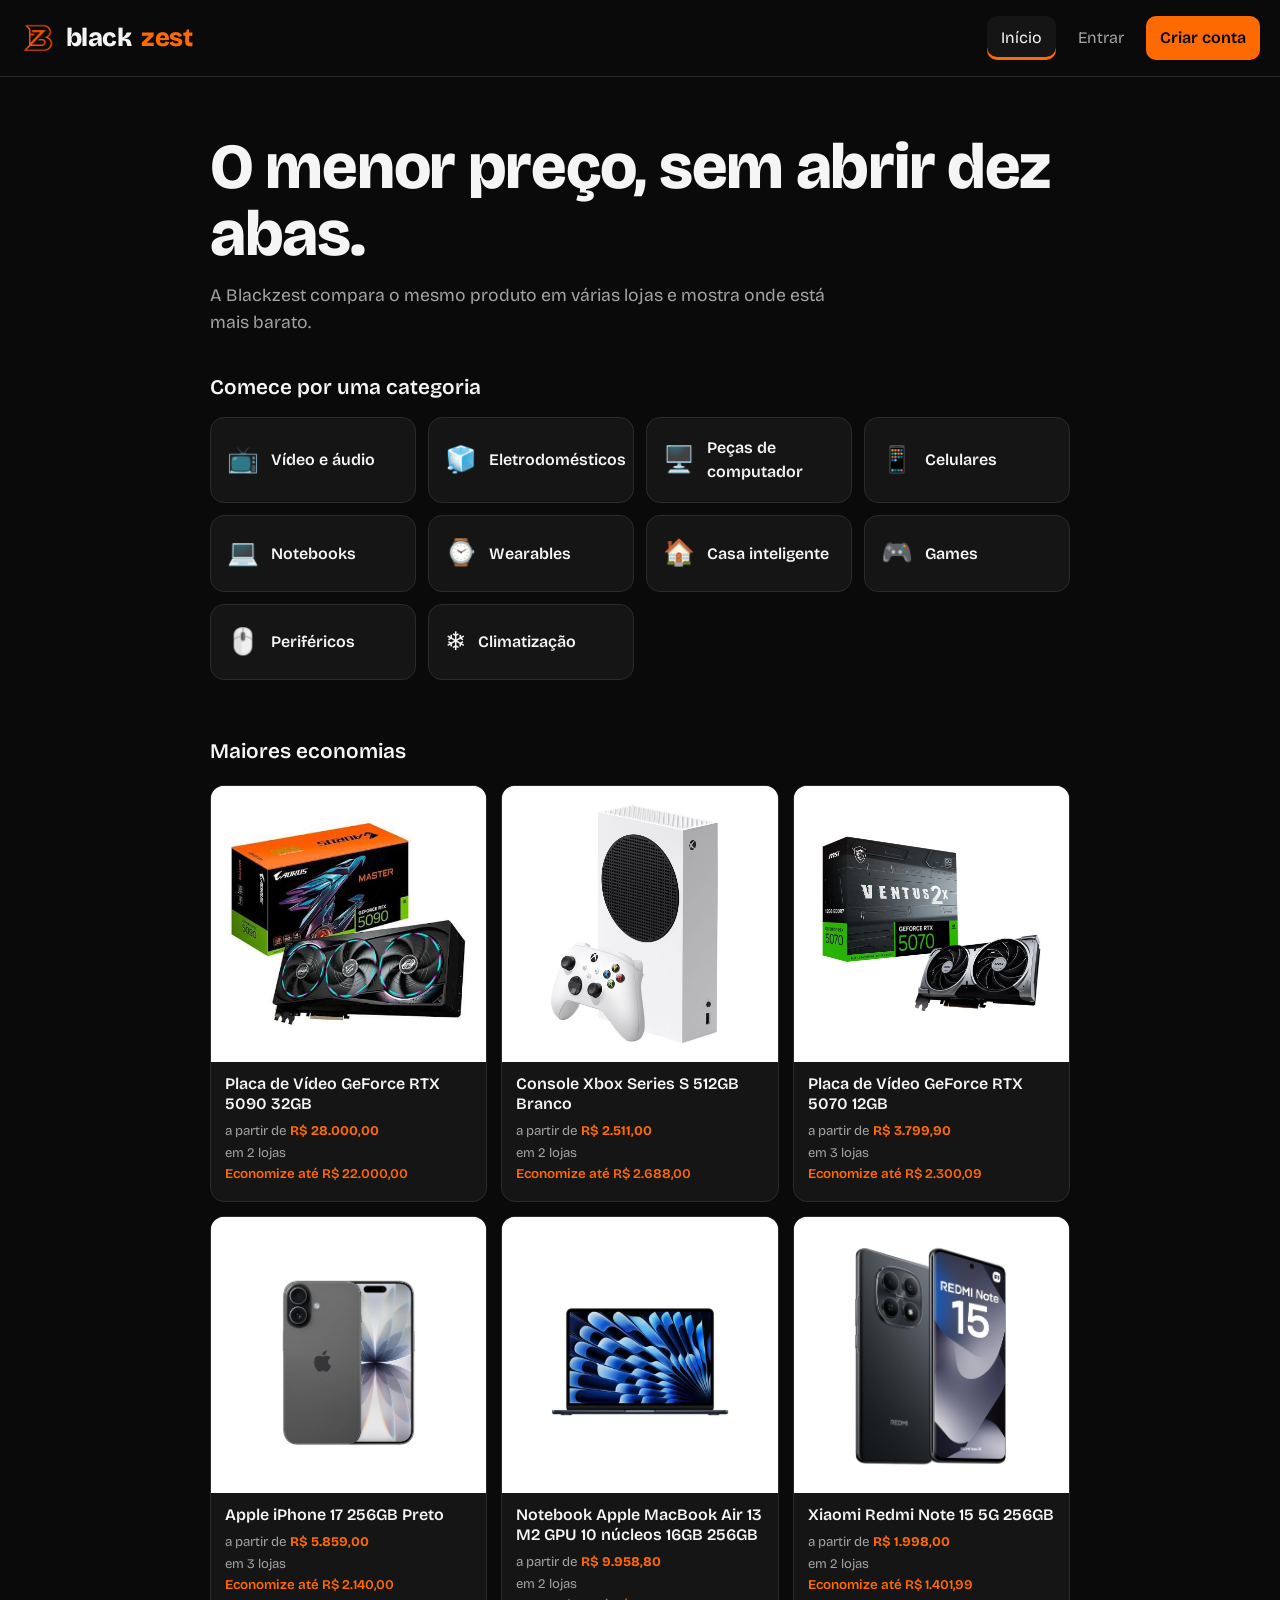
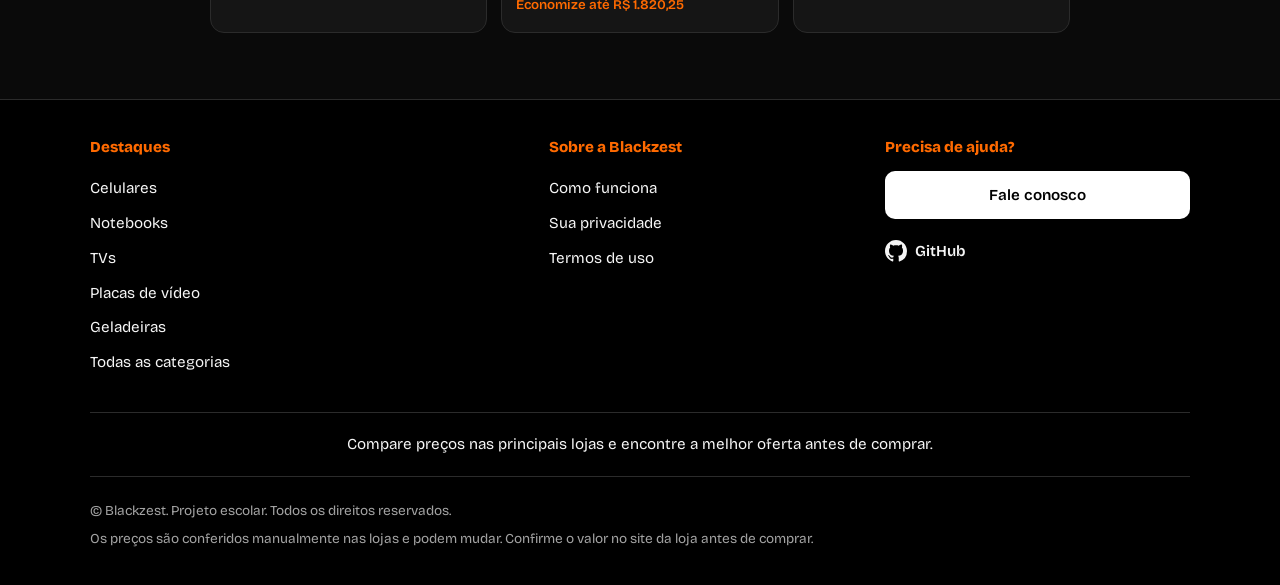
<file: index.html>
<!doctype html>
<html lang="pt-BR">
<head>
  <meta charset="utf-8">
  <meta name="viewport" content="width=device-width, initial-scale=1">
  <title>Blackzest | Compare preços em várias lojas</title>
  <link rel="preconnect" href="https://fonts.googleapis.com">
  <link rel="preconnect" href="https://fonts.gstatic.com" crossorigin>
  <link href="https://fonts.googleapis.com/css2?family=Bricolage+Grotesque:wght@400;600;800&display=swap" rel="stylesheet">
  <link rel="stylesheet" href="style.css">
</head>
<body>
  <header class="topo">
    <a class="logo" href="index.html"><img class="logo-img" src="imagens/logo.png" alt="">black<span>zest</span></a>
    <nav aria-label="Principal">
      <a href="index.html" aria-current="page">Início</a>
    </nav>
  </header>

  <main>
    <section class="hero">
      <h1>O menor preço, sem abrir dez abas.</h1>
      <p class="lead">A Blackzest compara o mesmo produto em várias lojas e mostra onde está mais barato.</p>
    </section>

    <section class="categorias">
      <h2>Comece por uma categoria</h2>
    <div class="grade">
  <a class="cat" href="pesquisa.html?cat=eletronicos"><span aria-hidden="true">📺</span>Vídeo e áudio</a>
  <a class="cat" href="pesquisa.html?cat=eletrodomesticos"><span aria-hidden="true">🧊</span>Eletrodomésticos</a>
  <a class="cat" href="pesquisa.html?cat=pecas"><span aria-hidden="true">🖥️</span>Peças de computador</a>
  <a class="cat" href="pesquisa.html?cat=celulares"><span aria-hidden="true">📱</span>Celulares</a>
  <a class="cat" href="pesquisa.html?cat=notebooks"><span aria-hidden="true">💻</span>Notebooks</a>
  <a class="cat" href="pesquisa.html?cat=wearables"><span aria-hidden="true">⌚</span>Wearables</a>
  <a class="cat" href="pesquisa.html?cat=casa"><span aria-hidden="true">🏠</span>Casa inteligente</a>
  <a class="cat" href="pesquisa.html?cat=games"><span aria-hidden="true">🎮</span>Games</a>
  <a class="cat" href="pesquisa.html?cat=perifericos"><span aria-hidden="true">🖱️</span>Periféricos</a>
  <a class="cat" href="pesquisa.html?cat=climatizacao"><span aria-hidden="true">❄️</span>Climatização</a>
</div>
    </section>

    <section class="categorias" id="economias" hidden>
      <h2>Maiores economias</h2>
      <div id="lista-economias" class="grade-produtos"></div>
    </section>
  </main>

<footer class="rodape">
  <div class="rodape-in">
    <div class="rodape-cols">
      <div>
        <h3>Destaques</h3>
        <ul>
          <li><a href="pesquisa.html?cat=celulares">Celulares</a></li>
          <li><a href="pesquisa.html?q=notebook">Notebooks</a></li>
          <li><a href="pesquisa.html?q=tv">TVs</a></li>
          <li><a href="pesquisa.html?q=placa de video">Placas de vídeo</a></li>
          <li><a href="pesquisa.html?q=geladeira">Geladeiras</a></li>
          <li><a href="pesquisa.html">Todas as categorias</a></li>
        </ul>
      </div>

      <div>
        <h3>Sobre a Blackzest</h3>
        <ul>
          <li><a href="ajuda.html#como-funciona">Como funciona</a></li>
          <li><a href="ajuda.html#privacidade">Sua privacidade</a></li>
          <li><a href="ajuda.html#termos">Termos de uso</a></li>
        </ul>
      </div>

      <div>
        <h3>Precisa de ajuda?</h3>
        <a class="btn-ajuda" href="ajuda.html#contato">Fale conosco</a>
        <a class="link-github" href="https://github.com/blackzest-projeto/projeto-tcc" target="_blank" rel="noopener noreferrer"><svg width="22" height="22" viewBox="0 0 16 16" fill="currentColor" aria-hidden="true"><path d="M8 0C3.58 0 0 3.58 0 8c0 3.54 2.29 6.53 5.47 7.59.4.07.55-.17.55-.38 0-.19-.01-.82-.01-1.49-2.01.37-2.53-.49-2.69-.94-.09-.23-.48-.94-.82-1.13-.28-.15-.68-.52-.01-.53.63-.01 1.08.58 1.23.82.72 1.21 1.87.87 2.33.66.07-.52.28-.87.51-1.07-1.78-.2-3.64-.89-3.64-3.95 0-.87.31-1.59.82-2.15-.08-.2-.36-1.02.08-2.12 0 0 .67-.21 2.2.82.64-.18 1.32-.27 2-.27.68 0 1.36.09 2 .27 1.53-1.04 2.2-.82 2.2-.82.44 1.1.16 1.92.08 2.12.51.56.82 1.27.82 2.15 0 3.07-1.87 3.75-3.65 3.95.29.25.54.73.54 1.48 0 1.07-.01 1.93-.01 2.2 0 .21.15.46.55.38A8.013 8.013 0 0016 8c0-4.42-3.58-8-8-8z"/></svg><span>GitHub</span></a>
      </div>
    </div>

    <p class="rodape-msg">Compare preços nas principais lojas e encontre a melhor oferta antes de comprar.</p>

    <div class="legal">
      <p>© Blackzest. Projeto escolar. Todos os direitos reservados.</p>
      <p>Os preços são conferidos manualmente nas lojas e podem mudar. Confirme o valor no site da loja antes de comprar.</p>
    </div>
  </div>
</footer>
<script src="dados.js"></script>
<script src="home.js"></script>
<script src="auth.js"></script>
</body>
</html>
</file>
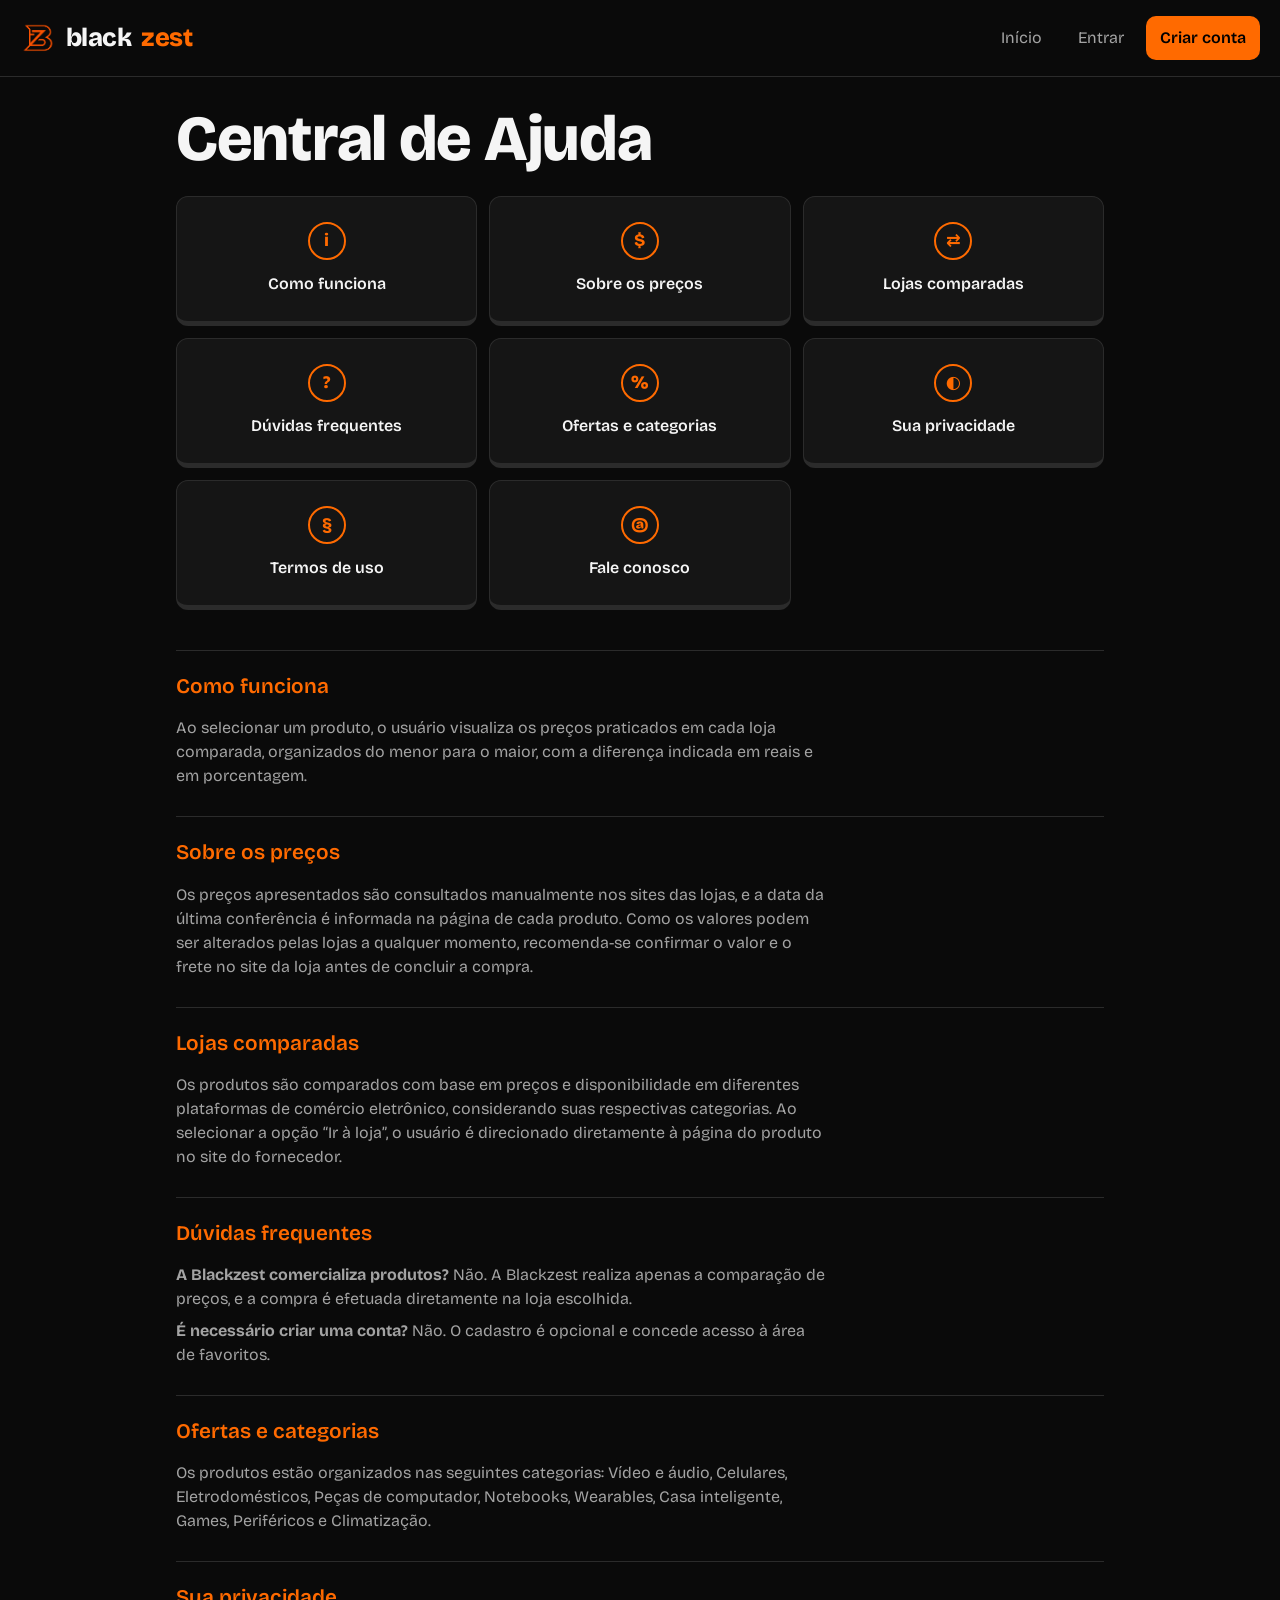
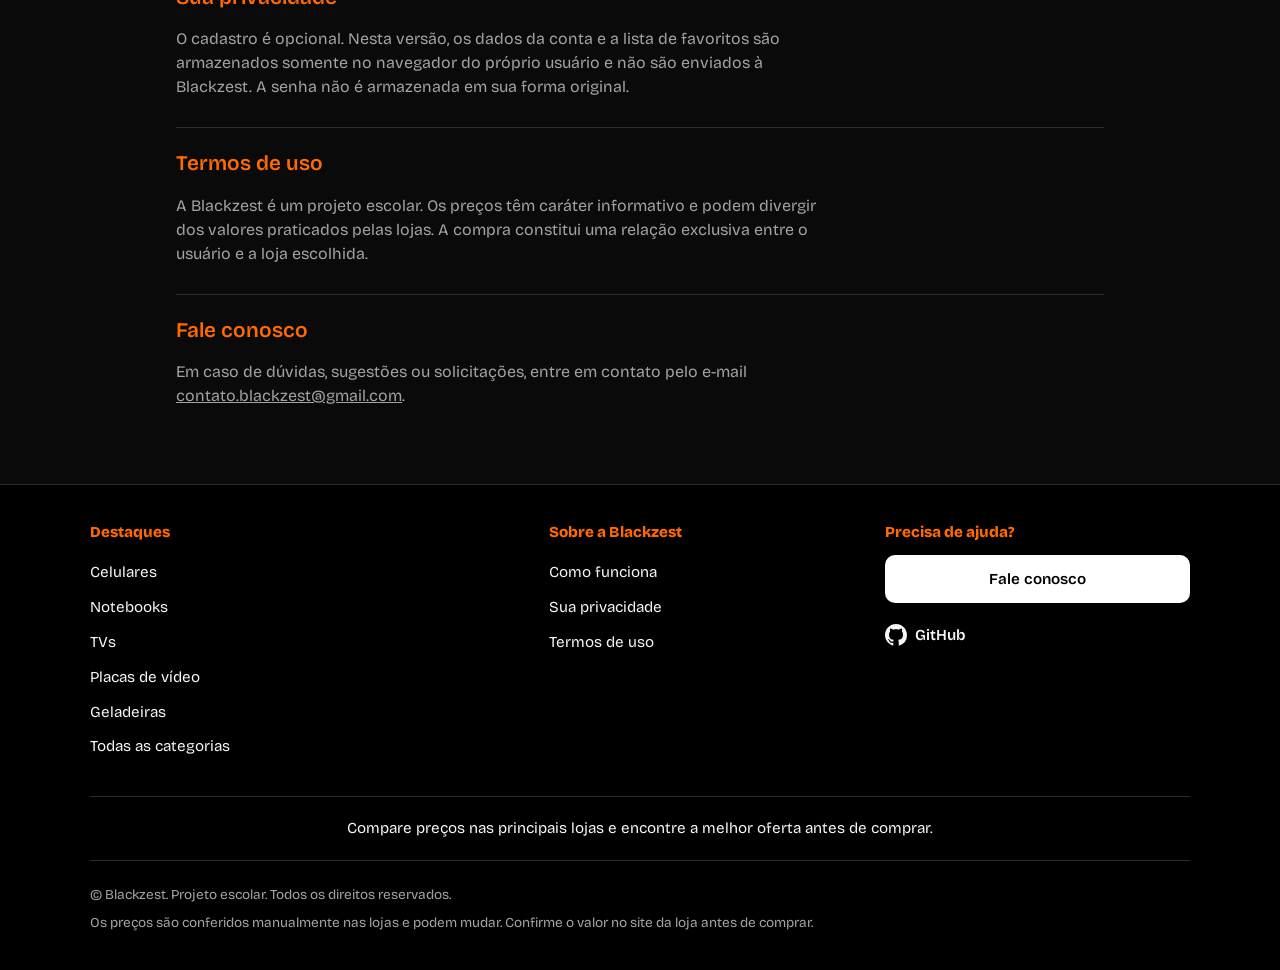
<file: ajuda.html>
<!doctype html>
<html lang="pt-BR">
<head>
  <meta charset="utf-8">
  <meta name="viewport" content="width=device-width, initial-scale=1">
  <title>Ajuda | Blackzest</title>
  <link rel="preconnect" href="https://fonts.googleapis.com">
  <link rel="preconnect" href="https://fonts.gstatic.com" crossorigin>
  <link href="https://fonts.googleapis.com/css2?family=Bricolage+Grotesque:wght@400;600;800&display=swap" rel="stylesheet">
  <link rel="stylesheet" href="style.css">
</head>
<script src="auth.js"></script>
<body>
  <header class="topo">
    <a class="logo" href="index.html"><img class="logo-img" src="imagens/logo.png" alt="">black<span>zest</span></a>
    <nav aria-label="Principal">
      <a href="index.html">Início</a>
    </nav>
  </header>

  <main class="pagina">
    <h1>Central de Ajuda</h1>

    <div class="ajuda-grade">
      <a class="cartao" href="#como-funciona"><span class="icone" aria-hidden="true">i</span>Como funciona</a>
      <a class="cartao" href="#precos"><span class="icone" aria-hidden="true">$</span>Sobre os preços</a>
      <a class="cartao" href="#lojas"><span class="icone" aria-hidden="true">⇄</span>Lojas comparadas</a>
      <a class="cartao" href="#duvidas"><span class="icone" aria-hidden="true">?</span>Dúvidas frequentes</a>
      <a class="cartao" href="#ofertas"><span class="icone" aria-hidden="true">%</span>Ofertas e categorias</a>
      <a class="cartao" href="#privacidade"><span class="icone" aria-hidden="true">◐</span>Sua privacidade</a>
      <a class="cartao" href="#termos"><span class="icone" aria-hidden="true">§</span>Termos de uso</a>
      <a class="cartao" href="#contato"><span class="icone" aria-hidden="true">@</span>Fale conosco</a>
    </div>

    <section class="resposta" id="como-funciona">
      <h2>Como funciona</h2>
      <p>Ao selecionar um produto, o usuário visualiza os preços praticados em cada loja comparada, organizados do menor para o maior, com a diferença indicada em reais e em porcentagem.</p>
    </section>

    <section class="resposta" id="precos">
      <h2>Sobre os preços</h2>
      <p>Os preços apresentados são consultados manualmente nos sites das lojas, e a data da última conferência é informada na página de cada produto. Como os valores podem ser alterados pelas lojas a qualquer momento, recomenda-se confirmar o valor e o frete no site da loja antes de concluir a compra.</p>
    </section>

    <section class="resposta" id="lojas">
      <h2>Lojas comparadas</h2>
      <p>Os produtos são comparados com base em preços e disponibilidade em diferentes plataformas de comércio eletrônico, considerando suas respectivas categorias. Ao selecionar a opção “Ir à loja”, o usuário é direcionado diretamente à página do produto no site do fornecedor.</p>
    </section>

    <section class="resposta" id="duvidas">
      <h2>Dúvidas frequentes</h2>
      <p><strong>A Blackzest comercializa produtos?</strong> Não. A Blackzest realiza apenas a comparação de preços, e a compra é efetuada diretamente na loja escolhida.</p>
      <p><strong>É necessário criar uma conta?</strong> Não. O cadastro é opcional e concede acesso à área de favoritos.</p>
    </section>

    <section class="resposta" id="ofertas">
      <h2>Ofertas e categorias</h2>
      <p>Os produtos estão organizados nas seguintes categorias: Vídeo e áudio, Celulares, Eletrodomésticos, Peças de computador, Notebooks, Wearables, Casa inteligente, Games, Periféricos e Climatização.</p>
    </section>

    <section class="resposta" id="privacidade">
      <h2>Sua privacidade</h2>
      <p>O cadastro é opcional. Nesta versão, os dados da conta e a lista de favoritos são armazenados somente no navegador do próprio usuário e não são enviados à Blackzest. A senha não é armazenada em sua forma original.</p>
    </section>

    <section class="resposta" id="termos">
      <h2>Termos de uso</h2>
      <p>A Blackzest é um projeto escolar. Os preços têm caráter informativo e podem divergir dos valores praticados pelas lojas. A compra constitui uma relação exclusiva entre o usuário e a loja escolhida.</p>
    </section>

    <section class="resposta" id="contato">
      <h2>Fale conosco</h2>
      <p>Em caso de dúvidas, sugestões ou solicitações, entre em contato pelo e-mail <a href="mailto:contato.blackzest@gmail.com">contato.blackzest@gmail.com</a>.</p>
    </section>
  </main>

  <!-- Cole aqui o <footer> inteiro copiado do index.html --><footer class="rodape">
  <div class="rodape-in">
    <div class="rodape-cols">
      <div>
        <h3>Destaques</h3>
        <ul>
          <li><a href="pesquisa.html?cat=celulares">Celulares</a></li>
          <li><a href="pesquisa.html?q=notebook">Notebooks</a></li>
          <li><a href="pesquisa.html?q=tv">TVs</a></li>
          <li><a href="pesquisa.html?q=placa de video">Placas de vídeo</a></li>
          <li><a href="pesquisa.html?q=geladeira">Geladeiras</a></li>
          <li><a href="pesquisa.html">Todas as categorias</a></li>
        </ul>
      </div>

      <div>
        <h3>Sobre a Blackzest</h3>
        <ul>
          <li><a href="#como-funciona">Como funciona</a></li>
          <li><a href="#privacidade">Sua privacidade</a></li>
          <li><a href="#termos">Termos de uso</a></li>
        </ul>
      </div>

      <div>
        <h3>Precisa de ajuda?</h3>
        <a class="btn-ajuda" href="#contato">Fale conosco</a>
        <a class="link-github" href="https://github.com/blackzest-projeto/projeto-tcc" target="_blank" rel="noopener noreferrer"><svg width="22" height="22" viewBox="0 0 16 16" fill="currentColor" aria-hidden="true"><path d="M8 0C3.58 0 0 3.58 0 8c0 3.54 2.29 6.53 5.47 7.59.4.07.55-.17.55-.38 0-.19-.01-.82-.01-1.49-2.01.37-2.53-.49-2.69-.94-.09-.23-.48-.94-.82-1.13-.28-.15-.68-.52-.01-.53.63-.01 1.08.58 1.23.82.72 1.21 1.87.87 2.33.66.07-.52.28-.87.51-1.07-1.78-.2-3.64-.89-3.64-3.95 0-.87.31-1.59.82-2.15-.08-.2-.36-1.02.08-2.12 0 0 .67-.21 2.2.82.64-.18 1.32-.27 2-.27.68 0 1.36.09 2 .27 1.53-1.04 2.2-.82 2.2-.82.44 1.1.16 1.92.08 2.12.51.56.82 1.27.82 2.15 0 3.07-1.87 3.75-3.65 3.95.29.25.54.73.54 1.48 0 1.07-.01 1.93-.01 2.2 0 .21.15.46.55.38A8.013 8.013 0 0016 8c0-4.42-3.58-8-8-8z"/></svg><span>GitHub</span></a>
      </div>
    </div>

    <p class="rodape-msg">Compare preços nas principais lojas e encontre a melhor oferta antes de comprar.</p>

    <div class="legal">
      <p>© Blackzest. Projeto escolar. Todos os direitos reservados.</p>
      <p>Os preços são conferidos manualmente nas lojas e podem mudar. Confirme o valor no site da loja antes de comprar.</p>
    </div>
  </div>
</footer>
<script src="auth.js"></script>
</body>
</html>
</file>
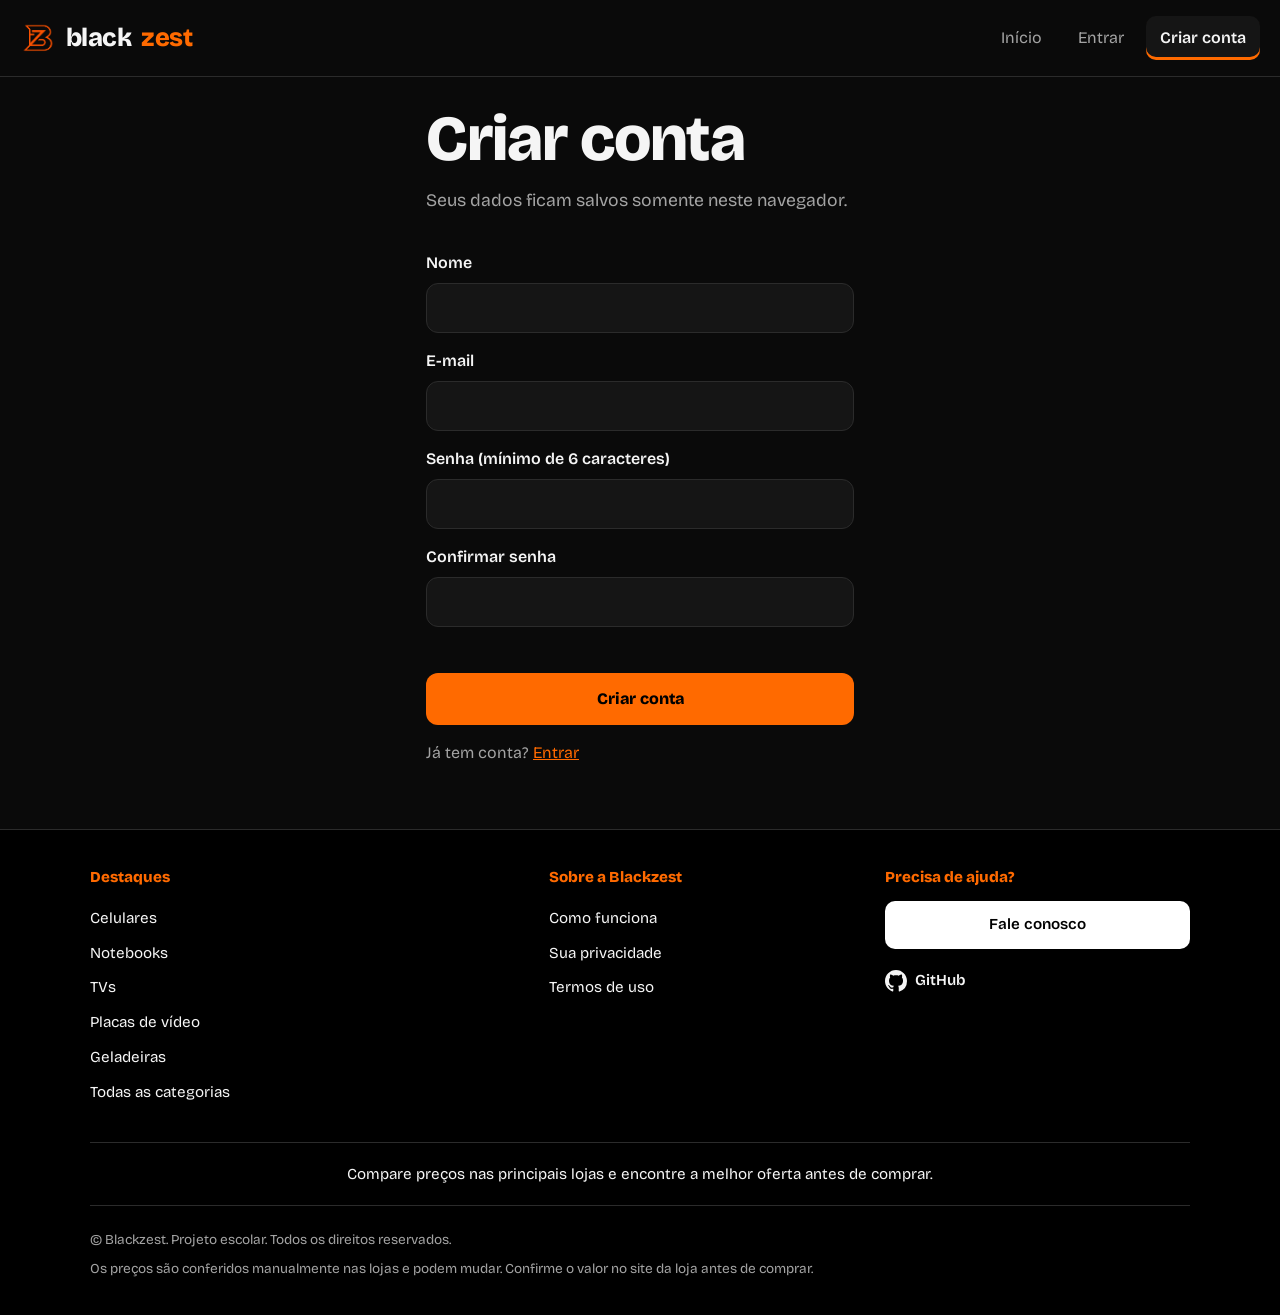
<file: cadastro.html>
<!doctype html>
<html lang="pt-BR">
<head>
  <meta charset="utf-8">
  <meta name="viewport" content="width=device-width, initial-scale=1">
  <title>Criar conta | Blackzest</title>
  <link rel="preconnect" href="https://fonts.googleapis.com">
  <link rel="preconnect" href="https://fonts.gstatic.com" crossorigin>
  <link href="https://fonts.googleapis.com/css2?family=Bricolage+Grotesque:wght@400;600;800&display=swap" rel="stylesheet">
  <link rel="stylesheet" href="style.css">
</head>
<body>
  <header class="topo">
    <a class="logo" href="index.html"><img class="logo-img" src="imagens/logo.png" alt="">black<span>zest</span></a>
    <nav aria-label="Principal">
      <a href="index.html">Início</a>
    </nav>
  </header>

  <main class="pagina estreita">
    <h1>Criar conta</h1>
    <p class="lead">Seus dados ficam salvos somente neste navegador.</p>

    <form id="form-cadastro" class="form" novalidate>
      <label for="nome">Nome</label>
      <input id="nome" type="text" autocomplete="name">

      <label for="email">E-mail</label>
      <input id="email" type="email" autocomplete="email">

      <label for="senha">Senha (mínimo de 6 caracteres)</label>
      <input id="senha" type="password" autocomplete="new-password">

      <label for="senha2">Confirmar senha</label>
      <input id="senha2" type="password" autocomplete="new-password">

      <p id="msg" class="msg" role="alert"></p>
      <button type="submit" class="btn-principal">Criar conta</button>
    </form>

    <p class="alt">Já tem conta? <a href="login.html">Entrar</a></p>
  </main>

 <footer class="rodape">
  <div class="rodape-in">
    <div class="rodape-cols">
      <div>
        <h3>Destaques</h3>
        <ul>
          <li><a href="pesquisa.html?cat=celulares">Celulares</a></li>
          <li><a href="pesquisa.html?q=notebook">Notebooks</a></li>
          <li><a href="pesquisa.html?q=tv">TVs</a></li>
          <li><a href="pesquisa.html?q=placa de video">Placas de vídeo</a></li>
          <li><a href="pesquisa.html?q=geladeira">Geladeiras</a></li>
          <li><a href="pesquisa.html">Todas as categorias</a></li>
        </ul>
      </div>

      <div>
        <h3>Sobre a Blackzest</h3>
        <ul>
          <li><a href="ajuda.html#como-funciona">Como funciona</a></li>
          <li><a href="ajuda.html#privacidade">Sua privacidade</a></li>
          <li><a href="ajuda.html#termos">Termos de uso</a></li>
        </ul>
      </div>

      <div>
        <h3>Precisa de ajuda?</h3>
        <a class="btn-ajuda" href="ajuda.html#contato">Fale conosco</a>
        <a class="link-github" href="https://github.com/blackzest-projeto/projeto-tcc" target="_blank" rel="noopener noreferrer"><svg width="22" height="22" viewBox="0 0 16 16" fill="currentColor" aria-hidden="true"><path d="M8 0C3.58 0 0 3.58 0 8c0 3.54 2.29 6.53 5.47 7.59.4.07.55-.17.55-.38 0-.19-.01-.82-.01-1.49-2.01.37-2.53-.49-2.69-.94-.09-.23-.48-.94-.82-1.13-.28-.15-.68-.52-.01-.53.63-.01 1.08.58 1.23.82.72 1.21 1.87.87 2.33.66.07-.52.28-.87.51-1.07-1.78-.2-3.64-.89-3.64-3.95 0-.87.31-1.59.82-2.15-.08-.2-.36-1.02.08-2.12 0 0 .67-.21 2.2.82.64-.18 1.32-.27 2-.27.68 0 1.36.09 2 .27 1.53-1.04 2.2-.82 2.2-.82.44 1.1.16 1.92.08 2.12.51.56.82 1.27.82 2.15 0 3.07-1.87 3.75-3.65 3.95.29.25.54.73.54 1.48 0 1.07-.01 1.93-.01 2.2 0 .21.15.46.55.38A8.013 8.013 0 0016 8c0-4.42-3.58-8-8-8z"/></svg><span>GitHub</span></a>
      </div>
    </div>

    <p class="rodape-msg">Compare preços nas principais lojas e encontre a melhor oferta antes de comprar.</p>

    <div class="legal">
      <p>© Blackzest. Projeto escolar. Todos os direitos reservados.</p>
      <p>Os preços são conferidos manualmente nas lojas e podem mudar. Confirme o valor no site da loja antes de comprar.</p>
    </div>
  </div>
</footer>

  <script src="auth.js"></script>
</body>
</html>
</file>
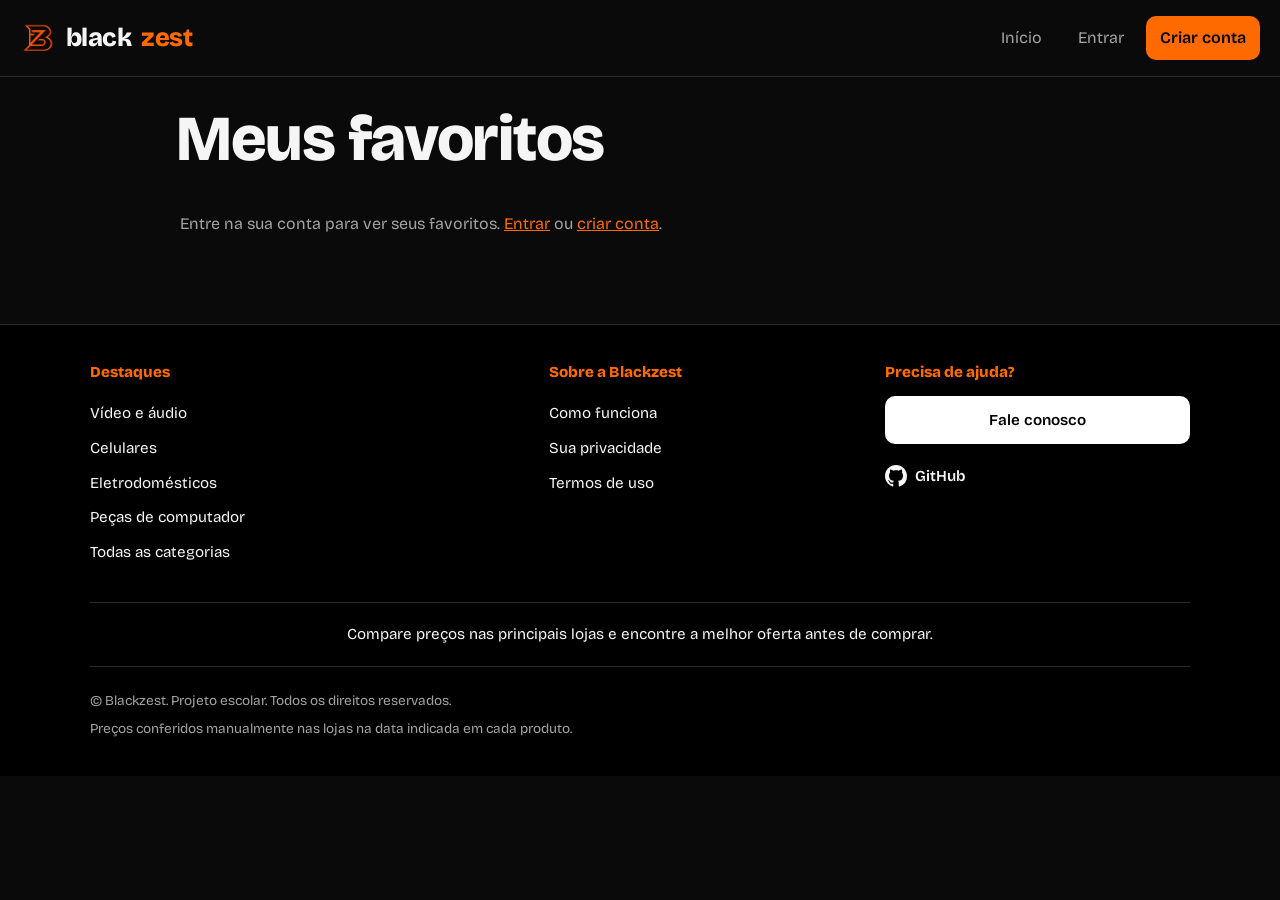
<file: favoritos.html>
<!doctype html>
<html lang="pt-BR">
<head>
  <meta charset="utf-8">
  <meta name="viewport" content="width=device-width, initial-scale=1">
  <title>Meus favoritos | Blackzest</title>
  <link rel="preconnect" href="https://fonts.googleapis.com">
  <link rel="preconnect" href="https://fonts.gstatic.com" crossorigin>
  <link href="https://fonts.googleapis.com/css2?family=Bricolage+Grotesque:wght@400;600;800&display=swap" rel="stylesheet">
  <link rel="stylesheet" href="style.css">
</head>
<body>
  <header class="topo">
    <a class="logo" href="index.html"><img class="logo-img" src="imagens/logo.png" alt="">black<span>zest</span></a>
    <nav aria-label="Principal">
      <a href="index.html">Início</a>
    </nav>
  </header>

  <main class="pagina">
    <h1>Meus favoritos</h1>
    <div id="lista"></div>
  </main>

  <!-- Cole aqui o <footer> inteiro copiado do index.html --> <footer class="rodape">
  <div class="rodape-in">
    <div class="rodape-cols">
      <div>
        <h3>Destaques</h3>
        <ul>
          <li><a href="pesquisa.html?cat=eletronicos">Vídeo e áudio</a></li>
          <li><a href="pesquisa.html?cat=celulares">Celulares</a></li>
          <li><a href="pesquisa.html?cat=eletrodomesticos">Eletrodomésticos</a></li>
          <li><a href="pesquisa.html?cat=pecas">Peças de computador</a></li>
          <li><a href="pesquisa.html">Todas as categorias</a></li>
        </ul>
      </div>

      <div>
        <h3>Sobre a Blackzest</h3>
        <ul>
          <li><a href="ajuda.html#como-funciona">Como funciona</a></li>
          <li><a href="ajuda.html#privacidade">Sua privacidade</a></li>
          <li><a href="ajuda.html#termos">Termos de uso</a></li>
        </ul>
      </div>

      <div>
        <h3>Precisa de ajuda?</h3>
        <a class="btn-ajuda" href="ajuda.html#contato">Fale conosco</a>
        <a class="link-github" href="https://github.com/blackzest-projeto/projeto-tcc" target="_blank" rel="noopener noreferrer"><svg width="22" height="22" viewBox="0 0 16 16" fill="currentColor" aria-hidden="true"><path d="M8 0C3.58 0 0 3.58 0 8c0 3.54 2.29 6.53 5.47 7.59.4.07.55-.17.55-.38 0-.19-.01-.82-.01-1.49-2.01.37-2.53-.49-2.69-.94-.09-.23-.48-.94-.82-1.13-.28-.15-.68-.52-.01-.53.63-.01 1.08.58 1.23.82.72 1.21 1.87.87 2.33.66.07-.52.28-.87.51-1.07-1.78-.2-3.64-.89-3.64-3.95 0-.87.31-1.59.82-2.15-.08-.2-.36-1.02.08-2.12 0 0 .67-.21 2.2.82.64-.18 1.32-.27 2-.27.68 0 1.36.09 2 .27 1.53-1.04 2.2-.82 2.2-.82.44 1.1.16 1.92.08 2.12.51.56.82 1.27.82 2.15 0 3.07-1.87 3.75-3.65 3.95.29.25.54.73.54 1.48 0 1.07-.01 1.93-.01 2.2 0 .21.15.46.55.38A8.013 8.013 0 0016 8c0-4.42-3.58-8-8-8z"/></svg><span>GitHub</span></a>
      </div>
    </div>

    <p class="rodape-msg">Compare preços nas principais lojas e encontre a melhor oferta antes de comprar.</p>

    <div class="legal">
      <p>© Blackzest. Projeto escolar. Todos os direitos reservados.</p>
      <p>Preços conferidos manualmente nas lojas na data indicada em cada produto.</p>
    </div>
  </div>
</footer>

  <script src="dados.js"></script>
  <script src="favoritos.js"></script>
  <script>
    const area = $("lista");

    if (!Favoritos.logado()) {
      area.innerHTML = `<p class="vazio">Entre na sua conta para ver seus favoritos. <a href="login.html">Entrar</a> ou <a href="cadastro.html">criar conta</a>.</p>`;
    } else {
      const favoritos = Favoritos.lista()
        .map(codigo => PRODUTOS.find(p => p.id === codigo))
        .filter(Boolean);

      if (!favoritos.length) {
        area.innerHTML = `<p class="vazio">Você ainda não favoritou nenhum produto. <a href="pesquisa.html">Pesquisar produtos</a></p>`;
      } else {
        area.className = "grade-produtos";
        area.innerHTML = favoritos.map(p => `
          <a class="produto-card" href="produto.html?id=${p.id}">
            ${foto(p)}
            <div class="info"><b>${p.nome}</b><small>a partir de <span class="preco">${brl(menor(p))}</span></small>${emLojas(p)}</div>
          </a>`
        ).join("");
      }
    }
  </script>
  <script src="auth.js"></script>
</body>
</html>
</file>
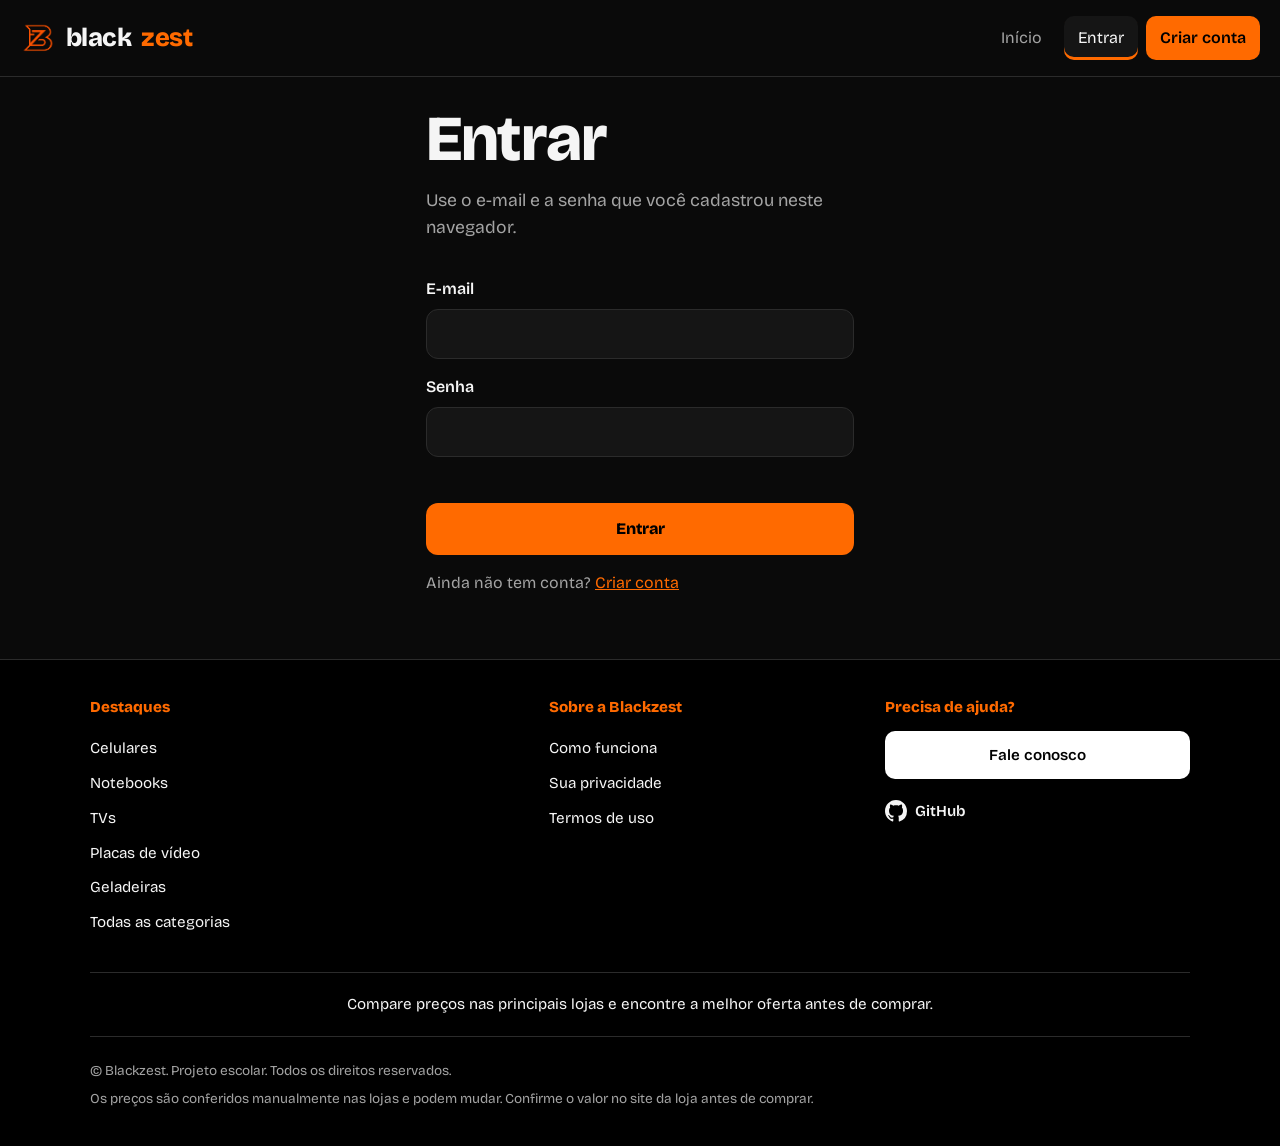
<file: login.html>
<!doctype html>
<html lang="pt-BR">
<head>
  <meta charset="utf-8">
  <meta name="viewport" content="width=device-width, initial-scale=1">
  <title>Entrar | Blackzest</title>
  <link rel="preconnect" href="https://fonts.googleapis.com">
  <link rel="preconnect" href="https://fonts.gstatic.com" crossorigin>
  <link href="https://fonts.googleapis.com/css2?family=Bricolage+Grotesque:wght@400;600;800&display=swap" rel="stylesheet">
  <link rel="stylesheet" href="style.css">
</head>
<body>
  <header class="topo">
    <a class="logo" href="index.html"><img class="logo-img" src="imagens/logo.png" alt="">black<span>zest</span></a>
    <nav aria-label="Principal">
      <a href="index.html">Início</a>
    </nav>
  </header>

  <main class="pagina estreita">
    <h1>Entrar</h1>
    <p class="lead">Use o e-mail e a senha que você cadastrou neste navegador.</p>

    <form id="form-login" class="form" novalidate>
      <label for="email">E-mail</label>
      <input id="email" type="email" autocomplete="email">

      <label for="senha">Senha</label>
      <input id="senha" type="password" autocomplete="current-password">

      <p id="msg" class="msg" role="alert"></p>
      <button type="submit" class="btn-principal">Entrar</button>
    </form>

    <p class="alt">Ainda não tem conta? <a href="cadastro.html">Criar conta</a></p>
  </main>

<footer class="rodape">
  <div class="rodape-in">
    <div class="rodape-cols">
      <div>
        <h3>Destaques</h3>
        <ul>
          <li><a href="pesquisa.html?cat=celulares">Celulares</a></li>
          <li><a href="pesquisa.html?q=notebook">Notebooks</a></li>
          <li><a href="pesquisa.html?q=tv">TVs</a></li>
          <li><a href="pesquisa.html?q=placa de video">Placas de vídeo</a></li>
          <li><a href="pesquisa.html?q=geladeira">Geladeiras</a></li>
          <li><a href="pesquisa.html">Todas as categorias</a></li>
        </ul>
      </div>

      <div>
        <h3>Sobre a Blackzest</h3>
        <ul>
          <li><a href="ajuda.html#como-funciona">Como funciona</a></li>
          <li><a href="ajuda.html#privacidade">Sua privacidade</a></li>
          <li><a href="ajuda.html#termos">Termos de uso</a></li>
        </ul>
      </div>

      <div>
        <h3>Precisa de ajuda?</h3>
        <a class="btn-ajuda" href="ajuda.html#contato">Fale conosco</a>
        <a class="link-github" href="https://github.com/blackzest-projeto/projeto-tcc" target="_blank" rel="noopener noreferrer"><svg width="22" height="22" viewBox="0 0 16 16" fill="currentColor" aria-hidden="true"><path d="M8 0C3.58 0 0 3.58 0 8c0 3.54 2.29 6.53 5.47 7.59.4.07.55-.17.55-.38 0-.19-.01-.82-.01-1.49-2.01.37-2.53-.49-2.69-.94-.09-.23-.48-.94-.82-1.13-.28-.15-.68-.52-.01-.53.63-.01 1.08.58 1.23.82.72 1.21 1.87.87 2.33.66.07-.52.28-.87.51-1.07-1.78-.2-3.64-.89-3.64-3.95 0-.87.31-1.59.82-2.15-.08-.2-.36-1.02.08-2.12 0 0 .67-.21 2.2.82.64-.18 1.32-.27 2-.27.68 0 1.36.09 2 .27 1.53-1.04 2.2-.82 2.2-.82.44 1.1.16 1.92.08 2.12.51.56.82 1.27.82 2.15 0 3.07-1.87 3.75-3.65 3.95.29.25.54.73.54 1.48 0 1.07-.01 1.93-.01 2.2 0 .21.15.46.55.38A8.013 8.013 0 0016 8c0-4.42-3.58-8-8-8z"/></svg><span>GitHub</span></a>
      </div>
    </div>

    <p class="rodape-msg">Compare preços nas principais lojas e encontre a melhor oferta antes de comprar.</p>

    <div class="legal">
      <p>© Blackzest. Projeto escolar. Todos os direitos reservados.</p>
      <p>Os preços são conferidos manualmente nas lojas e podem mudar. Confirme o valor no site da loja antes de comprar.</p>
    </div>
  </div>
</footer>

  <script src="auth.js"></script>
</body>
</html>
</file>
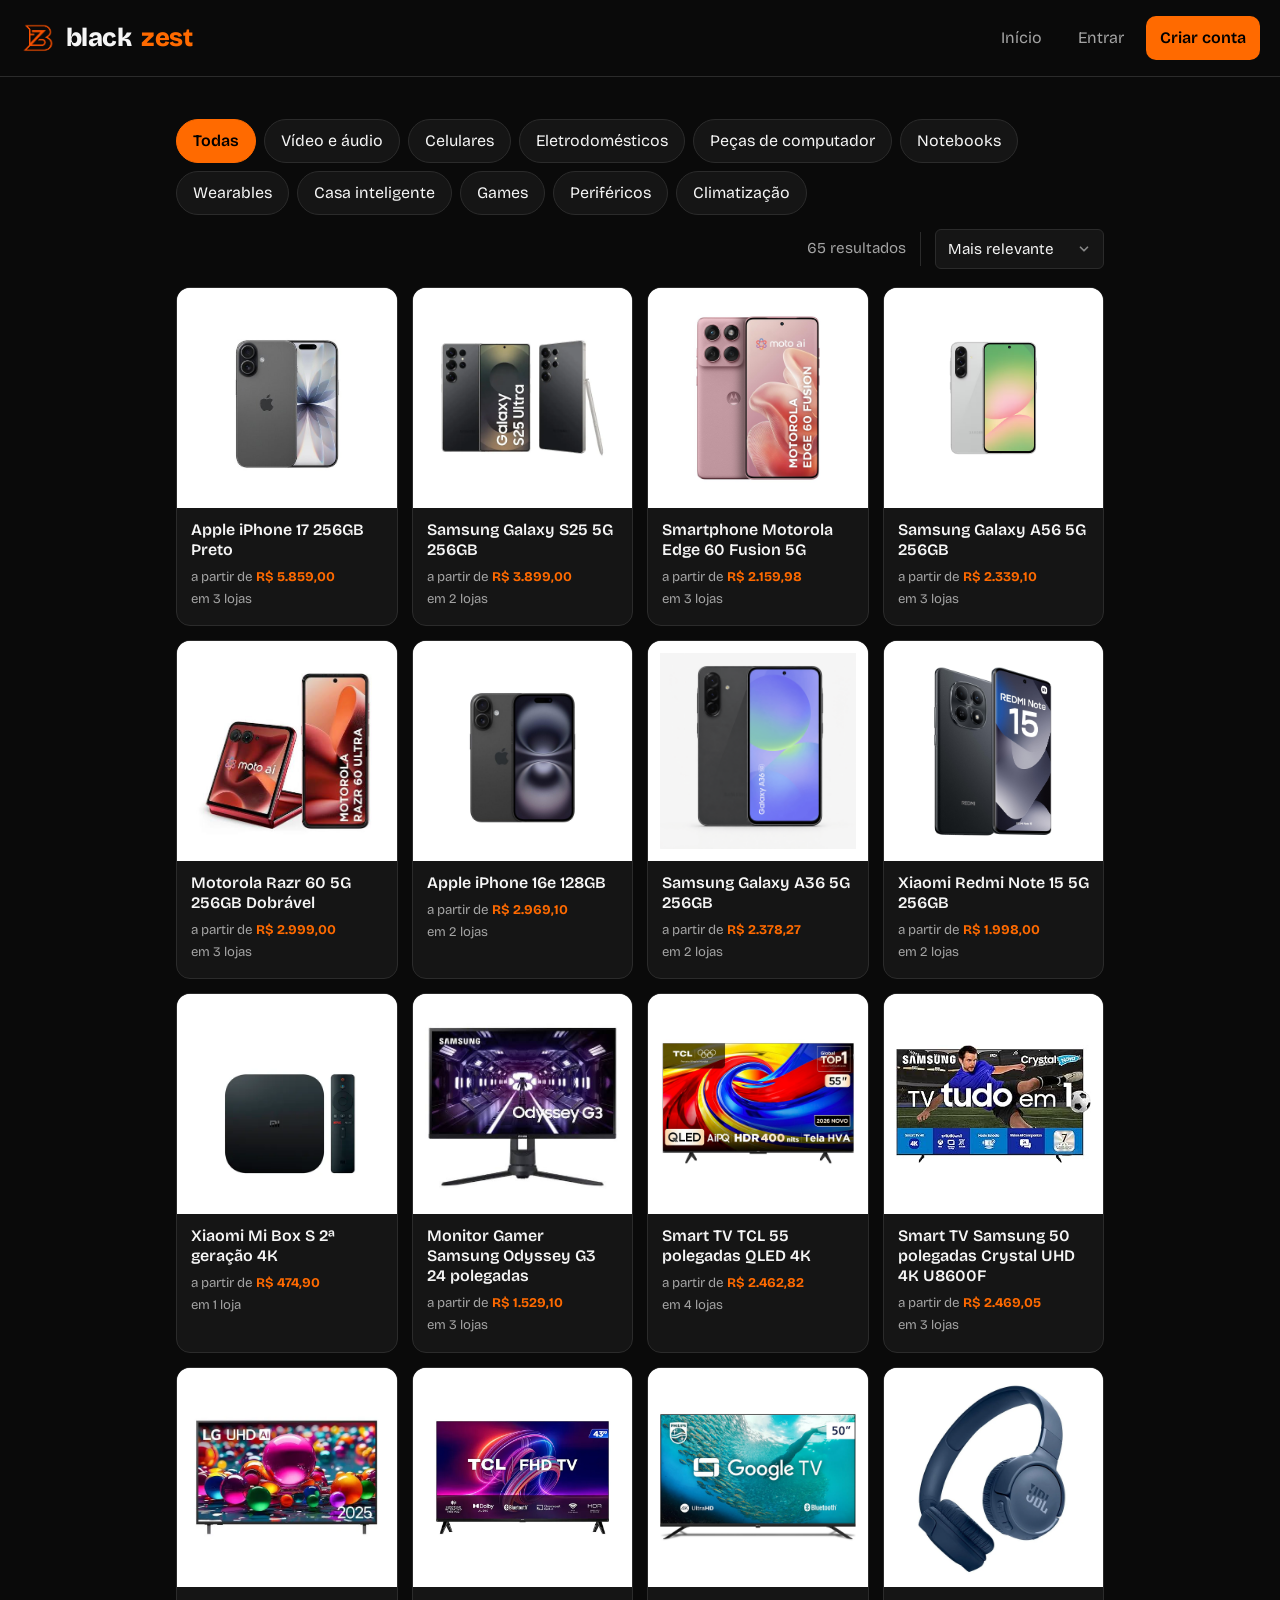
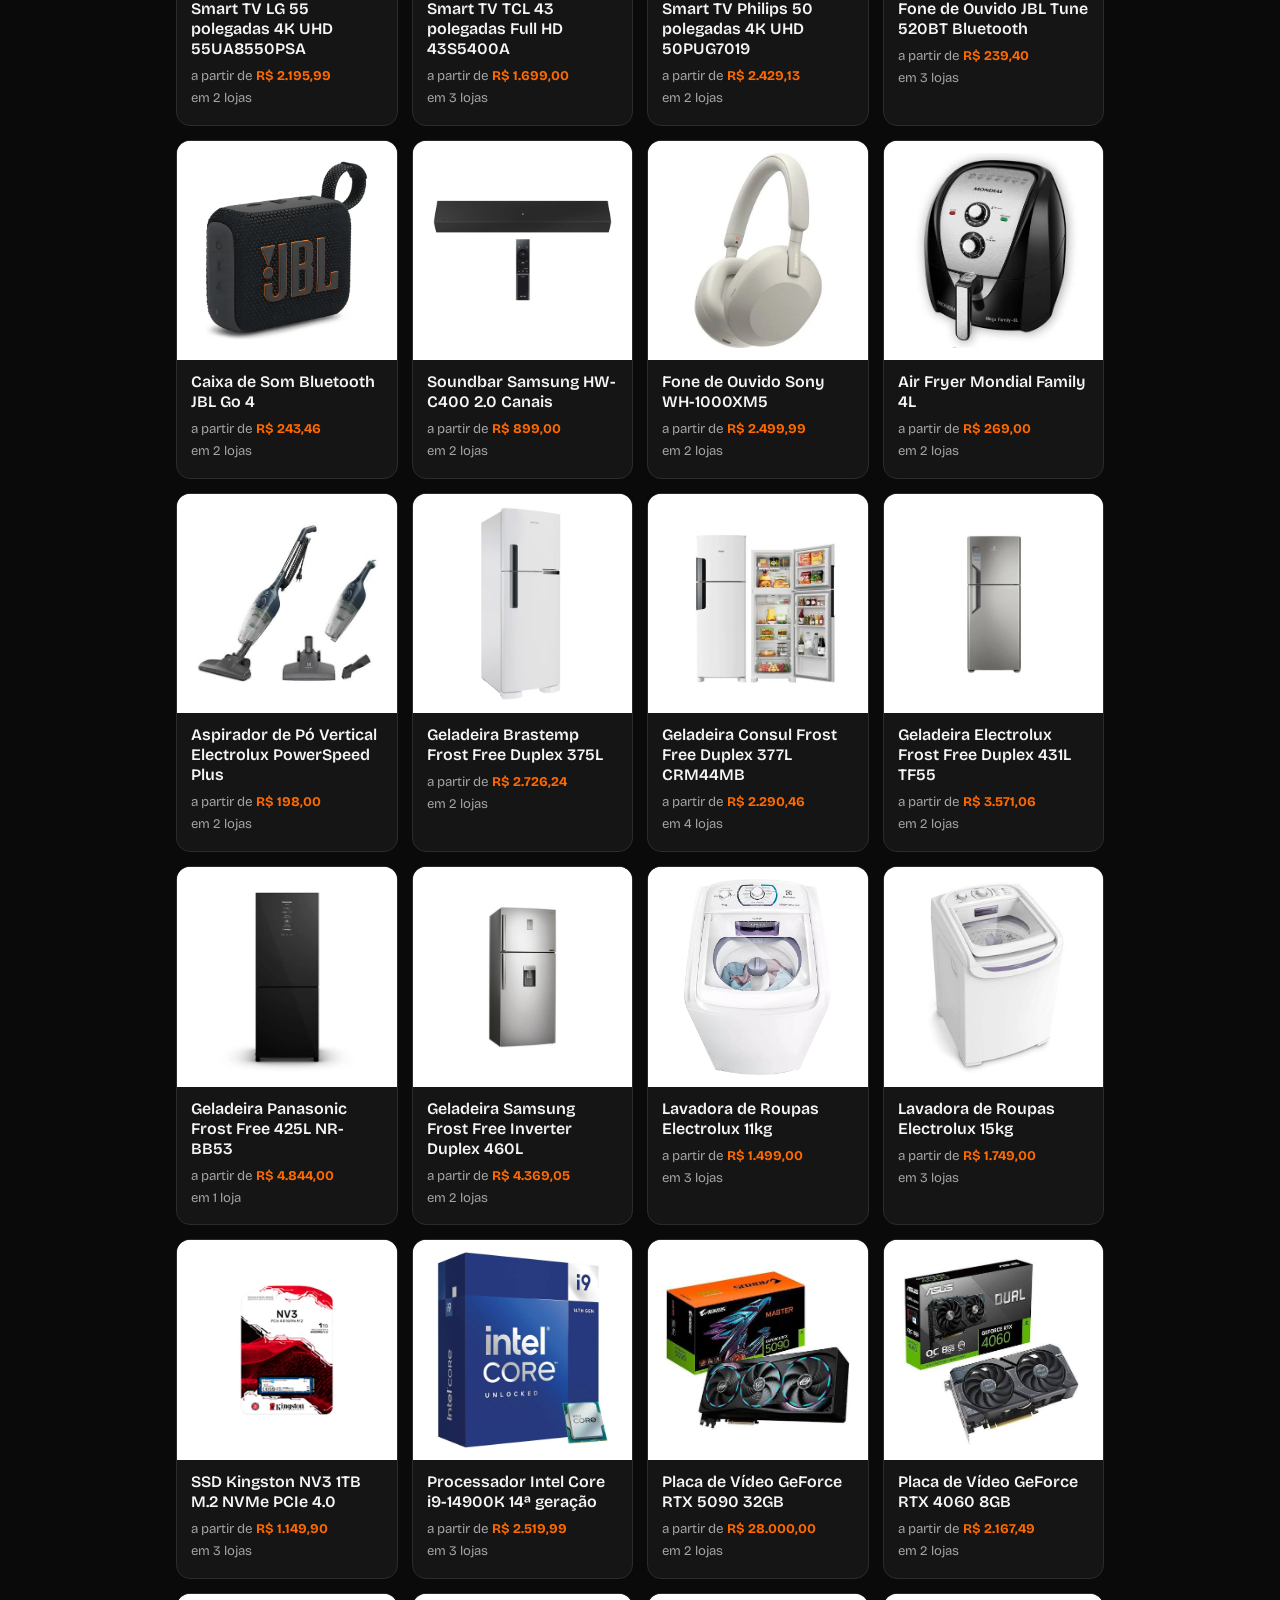
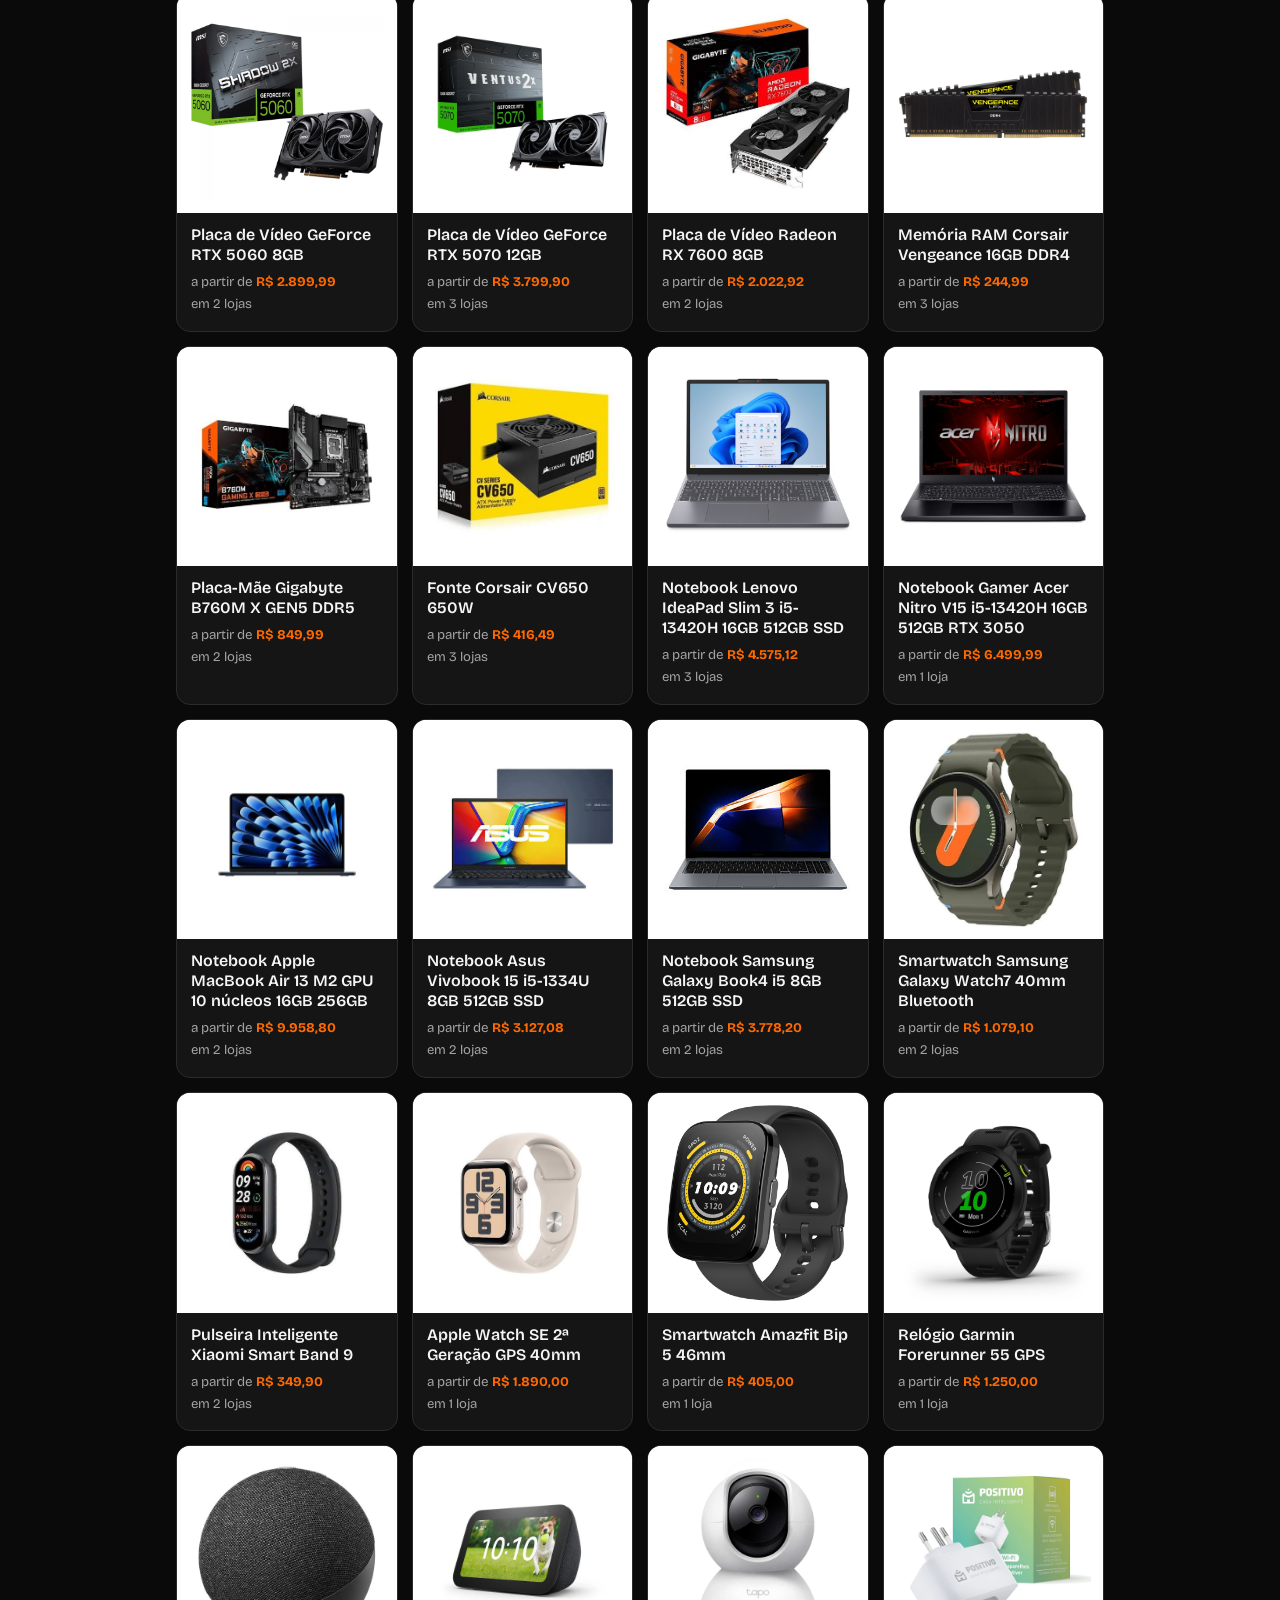
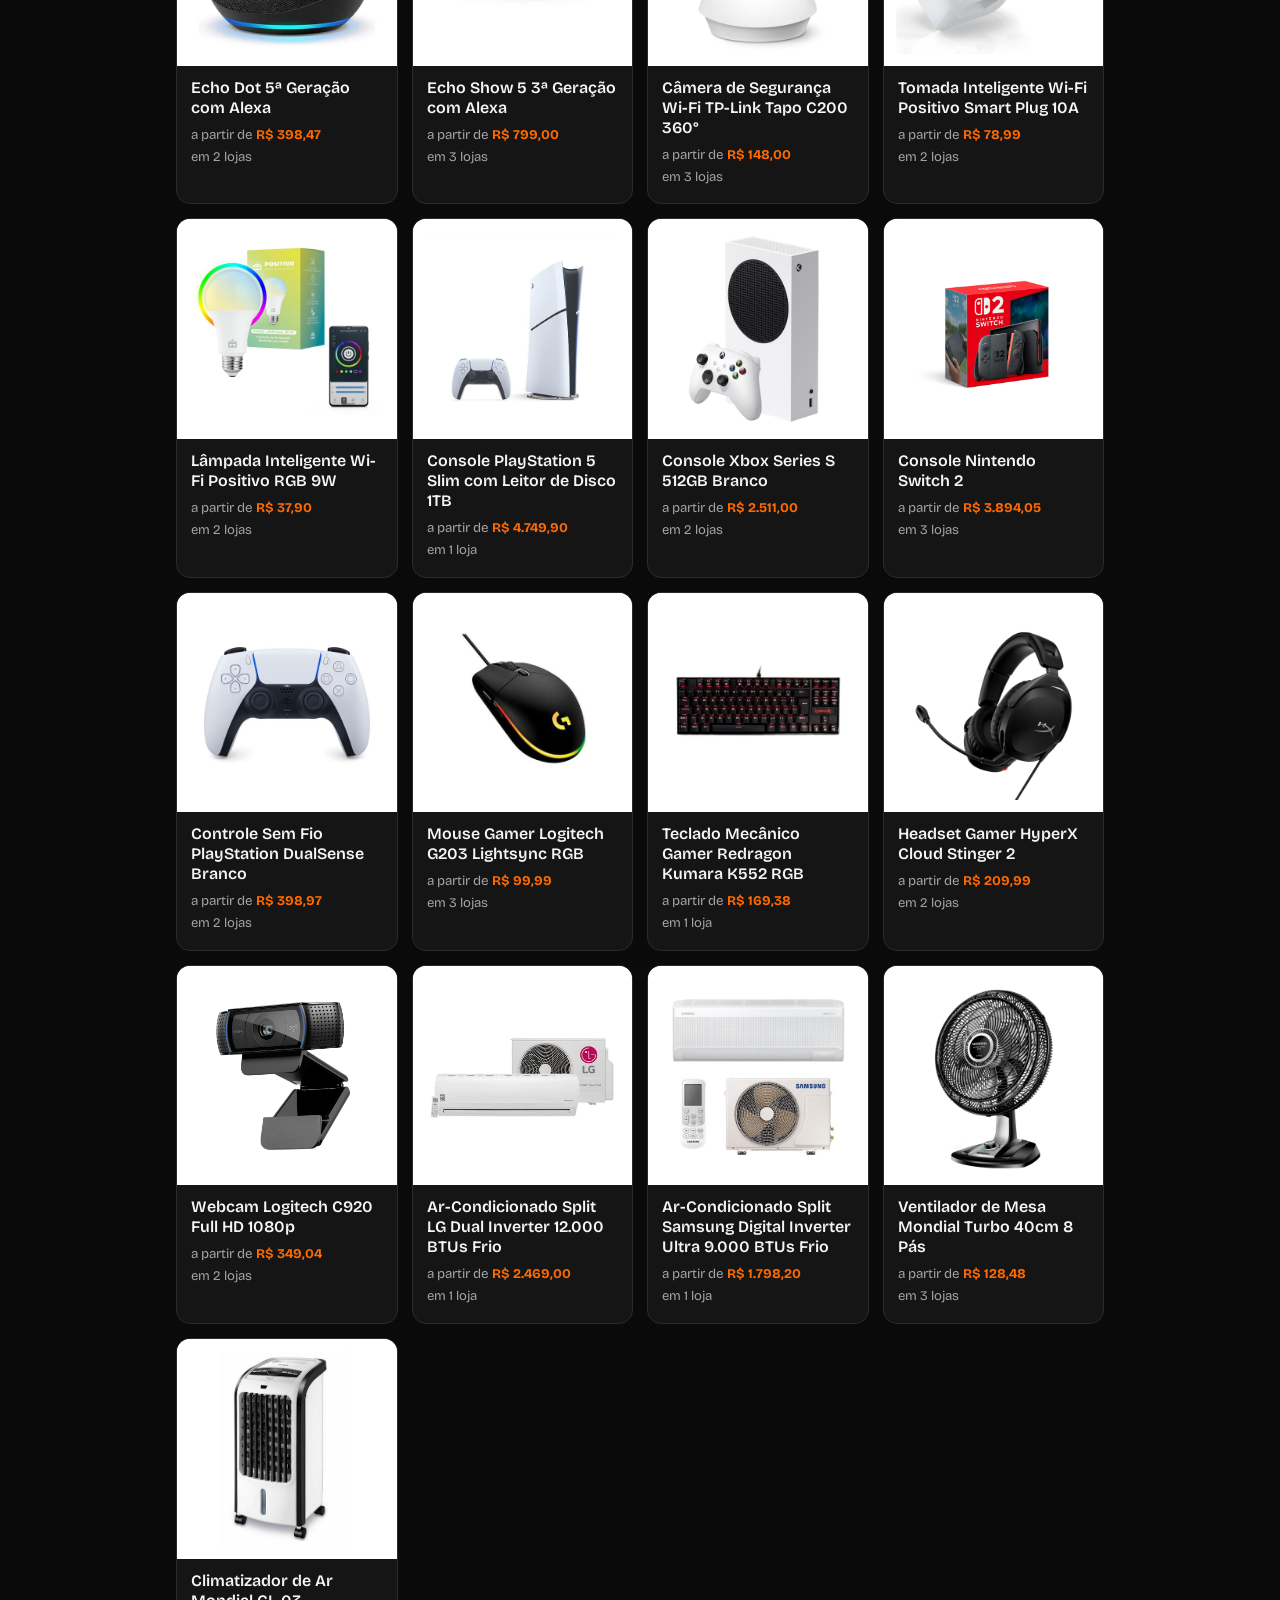
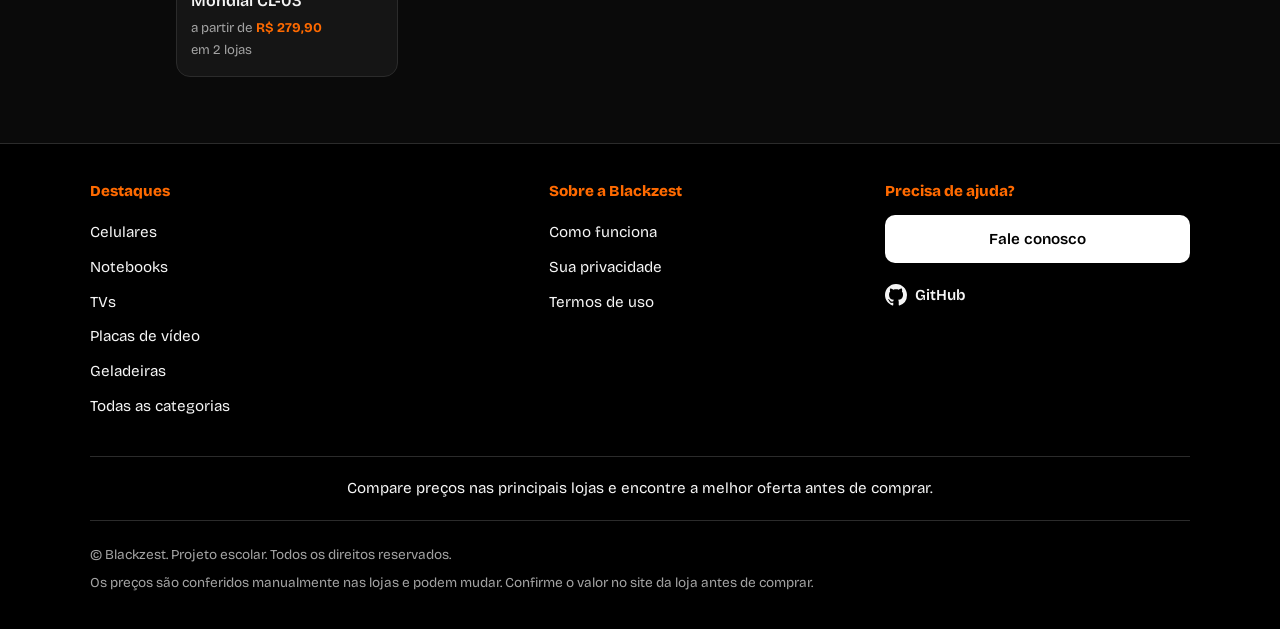
<file: pesquisa.html>
<!doctype html>
<html lang="pt-BR">
<head>
  <meta charset="utf-8">
  <meta name="viewport" content="width=device-width, initial-scale=1">
  <title>Pesquisar | Blackzest</title>
  <link rel="preconnect" href="https://fonts.googleapis.com">
  <link rel="preconnect" href="https://fonts.gstatic.com" crossorigin>
  <link href="https://fonts.googleapis.com/css2?family=Bricolage+Grotesque:wght@400;600;800&display=swap" rel="stylesheet">
  <link rel="stylesheet" href="style.css">
</head>
<script src="auth.js"></script>
<body>
  <header class="topo">
    <a class="logo" href="index.html"><img class="logo-img" src="imagens/logo.png" alt="">black<span>zest</span></a>
    <nav aria-label="Principal">
      <a href="index.html">Início</a>
    </nav>
  </header>

  <main class="pagina">
  <div id="chips" class="chips" role="group" aria-label="Categorias"></div>
  <div class="ordenar">
    <span id="total"></span>
    <select id="ordem" aria-label="Ordenar produtos">
      <option value="padrao">Mais relevante</option>
      <option value="menor">Menor preço</option>
      <option value="maior">Maior preço</option>
      <option value="economia">Maior economia</option>
    </select>
  </div>
  <div id="produtos" class="grade-produtos" aria-live="polite"></div>
</main>

  <!-- Cole aqui o <footer> inteiro copiado do index.html --><footer class="rodape">
  <div class="rodape-in">
    <div class="rodape-cols">
      <div>
        <h3>Destaques</h3>
        <ul>
          <li><a href="pesquisa.html?cat=celulares">Celulares</a></li>
          <li><a href="pesquisa.html?q=notebook">Notebooks</a></li>
          <li><a href="pesquisa.html?q=tv">TVs</a></li>
          <li><a href="pesquisa.html?q=placa de video">Placas de vídeo</a></li>
          <li><a href="pesquisa.html?q=geladeira">Geladeiras</a></li>
          <li><a href="pesquisa.html">Todas as categorias</a></li>
        </ul>
      </div>

      <div>
        <h3>Sobre a Blackzest</h3>
        <ul>
          <li><a href="ajuda.html#como-funciona">Como funciona</a></li>
          <li><a href="ajuda.html#privacidade">Sua privacidade</a></li>
          <li><a href="ajuda.html#termos">Termos de uso</a></li>
        </ul>
      </div>

      <div>
        <h3>Precisa de ajuda?</h3>
        <a class="btn-ajuda" href="ajuda.html#contato">Fale conosco</a>
        <a class="link-github" href="https://github.com/blackzest-projeto/projeto-tcc" target="_blank" rel="noopener noreferrer"><svg width="22" height="22" viewBox="0 0 16 16" fill="currentColor" aria-hidden="true"><path d="M8 0C3.58 0 0 3.58 0 8c0 3.54 2.29 6.53 5.47 7.59.4.07.55-.17.55-.38 0-.19-.01-.82-.01-1.49-2.01.37-2.53-.49-2.69-.94-.09-.23-.48-.94-.82-1.13-.28-.15-.68-.52-.01-.53.63-.01 1.08.58 1.23.82.72 1.21 1.87.87 2.33.66.07-.52.28-.87.51-1.07-1.78-.2-3.64-.89-3.64-3.95 0-.87.31-1.59.82-2.15-.08-.2-.36-1.02.08-2.12 0 0 .67-.21 2.2.82.64-.18 1.32-.27 2-.27.68 0 1.36.09 2 .27 1.53-1.04 2.2-.82 2.2-.82.44 1.1.16 1.92.08 2.12.51.56.82 1.27.82 2.15 0 3.07-1.87 3.75-3.65 3.95.29.25.54.73.54 1.48 0 1.07-.01 1.93-.01 2.2 0 .21.15.46.55.38A8.013 8.013 0 0016 8c0-4.42-3.58-8-8-8z"/></svg><span>GitHub</span></a>
      </div>
    </div>

    <p class="rodape-msg">Compare preços nas principais lojas e encontre a melhor oferta antes de comprar.</p>

    <div class="legal">
      <p>© Blackzest. Projeto escolar. Todos os direitos reservados.</p>
      <p>Os preços são conferidos manualmente nas lojas e podem mudar. Confirme o valor no site da loja antes de comprar.</p>
    </div>
  </div>
</footer>

 <script src="dados.js"></script>
<script src="script.js"></script>
<script src="auth.js"></script>
</body>
</html>
</file>
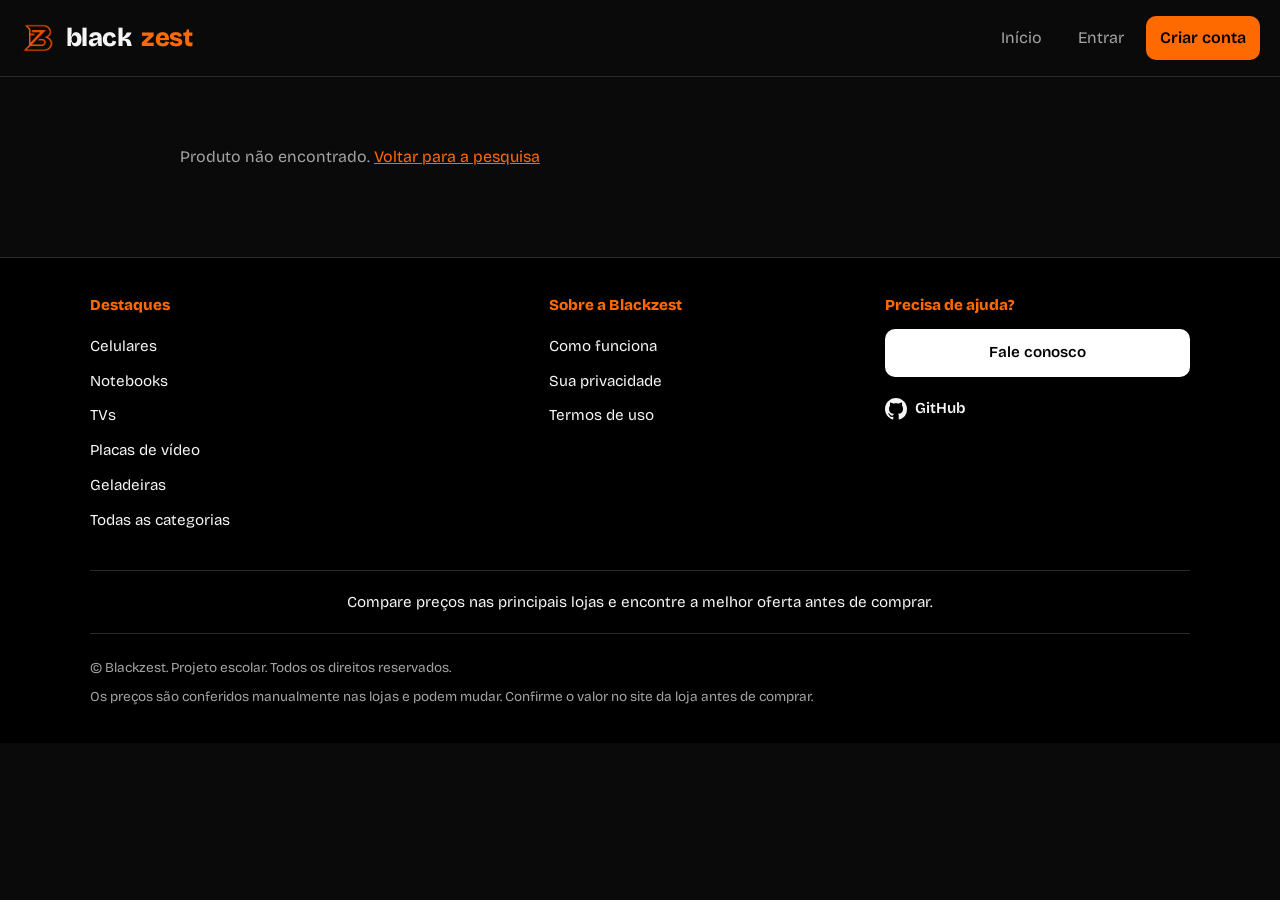
<file: produto.html>
<!doctype html>
<html lang="pt-BR">
<head>
  <meta charset="utf-8">
  <meta name="viewport" content="width=device-width, initial-scale=1">
  <title>Produto | Blackzest</title>
  <link rel="preconnect" href="https://fonts.googleapis.com">
  <link rel="preconnect" href="https://fonts.gstatic.com" crossorigin>
  <link href="https://fonts.googleapis.com/css2?family=Bricolage+Grotesque:wght@400;600;800&display=swap" rel="stylesheet">
  <link rel="stylesheet" href="style.css">
</head>
<script src="auth.js"></script>
<body>
  <header class="topo">
    <a class="logo" href="index.html"><img class="logo-img" src="imagens/logo.png" alt="">black<span>zest</span></a>
    <nav aria-label="Principal">
      <a href="index.html">Início</a>
    </nav>
  </header>

  <main class="pagina" id="produto"></main>

  <footer class="rodape">
  <div class="rodape-in">
    <div class="rodape-cols">
      <div>
        <h3>Destaques</h3>
        <ul>
          <li><a href="pesquisa.html?cat=celulares">Celulares</a></li>
          <li><a href="pesquisa.html?q=notebook">Notebooks</a></li>
          <li><a href="pesquisa.html?q=tv">TVs</a></li>
          <li><a href="pesquisa.html?q=placa de video">Placas de vídeo</a></li>
          <li><a href="pesquisa.html?q=geladeira">Geladeiras</a></li>
          <li><a href="pesquisa.html">Todas as categorias</a></li>
        </ul>
      </div>

      <div>
        <h3>Sobre a Blackzest</h3>
        <ul>
          <li><a href="ajuda.html#como-funciona">Como funciona</a></li>
          <li><a href="ajuda.html#privacidade">Sua privacidade</a></li>
          <li><a href="ajuda.html#termos">Termos de uso</a></li>
        </ul>
      </div>

      <div>
        <h3>Precisa de ajuda?</h3>
        <a class="btn-ajuda" href="ajuda.html#contato">Fale conosco</a>
        <a class="link-github" href="https://github.com/blackzest-projeto/projeto-tcc" target="_blank" rel="noopener noreferrer"><svg width="22" height="22" viewBox="0 0 16 16" fill="currentColor" aria-hidden="true"><path d="M8 0C3.58 0 0 3.58 0 8c0 3.54 2.29 6.53 5.47 7.59.4.07.55-.17.55-.38 0-.19-.01-.82-.01-1.49-2.01.37-2.53-.49-2.69-.94-.09-.23-.48-.94-.82-1.13-.28-.15-.68-.52-.01-.53.63-.01 1.08.58 1.23.82.72 1.21 1.87.87 2.33.66.07-.52.28-.87.51-1.07-1.78-.2-3.64-.89-3.64-3.95 0-.87.31-1.59.82-2.15-.08-.2-.36-1.02.08-2.12 0 0 .67-.21 2.2.82.64-.18 1.32-.27 2-.27.68 0 1.36.09 2 .27 1.53-1.04 2.2-.82 2.2-.82.44 1.1.16 1.92.08 2.12.51.56.82 1.27.82 2.15 0 3.07-1.87 3.75-3.65 3.95.29.25.54.73.54 1.48 0 1.07-.01 1.93-.01 2.2 0 .21.15.46.55.38A8.013 8.013 0 0016 8c0-4.42-3.58-8-8-8z"/></svg><span>GitHub</span></a>
      </div>
    </div>

    <p class="rodape-msg">Compare preços nas principais lojas e encontre a melhor oferta antes de comprar.</p>

    <div class="legal">
      <p>© Blackzest. Projeto escolar. Todos os direitos reservados.</p>
      <p>Os preços são conferidos manualmente nas lojas e podem mudar. Confirme o valor no site da loja antes de comprar.</p>
    </div>
  </div>
</footer>

  <script src="dados.js"></script>
  <script src="descricoes.js"></script>
  <script src="favoritos.js"></script>
  <script src="produto.js"></script>
  <script src="auth.js"></script>
</body>
</html>
</file>
<file: style.css>
:root {
  --bg: #0a0a0a;
  --surface: #151515;
  --ink: #f5f5f5;
  --muted: #a3a3a3;
  --line: #2b2b2b;
  --laranja: #ff6a00;
  --laranja-suave: #2a1706;
  --barra: #333333;
}

*, *::before, *::after { box-sizing: border-box; }

body {
  margin: 0;
  background: var(--bg);
  color: var(--ink);
  font-family: "Bricolage Grotesque", system-ui, -apple-system, "Segoe UI", Roboto, sans-serif;
  line-height: 1.5;
}

input, select, button, a { font: inherit; }
a { color: inherit; }
:focus-visible { outline: 3px solid var(--laranja); outline-offset: 2px; }

.sr {
  position: absolute; width: 1px; height: 1px; overflow: hidden;
  clip: rect(0 0 0 0); white-space: nowrap;
}

/* Topo */
.topo {
  display: flex; flex-wrap: wrap; gap: 12px;
  align-items: center; justify-content: space-between;
  padding: 16px 20px; border-bottom: 1px solid var(--line);
}
.logo { font-size: 1.6rem; font-weight: 800; text-decoration: none; letter-spacing: -.02em; }
.logo span { color: var(--laranja); }
.topo nav { display: flex; gap: 8px; }
.topo nav a {
  padding: 10px 14px; border-radius: 10px; text-decoration: none;
  color: var(--muted); min-height: 44px; display: inline-flex; align-items: center;
}
.topo nav a[aria-current="page"] { color: var(--ink); background: var(--surface); box-shadow: inset 0 -3px 0 var(--laranja); }

/* Página inicial */
.hero { max-width: 900px; margin: 0 auto; padding: 56px 20px 0; }
h1 { font-size: clamp(2.1rem, 7vw, 4rem); line-height: 1.05; font-weight: 800; margin: 0 0 16px; letter-spacing: -.02em; }
.lead { color: var(--muted); font-size: 1.1rem; max-width: 56ch; margin: 0 0 28px; }

.categorias { max-width: 900px; margin: 0 auto; padding: 8px 20px 48px; }
h2 { font-size: 1.3rem; font-weight: 600; margin: 0 0 14px; }
.grade { display: grid; grid-template-columns: repeat(auto-fit, minmax(190px, 1fr)); gap: 12px; }
.cat {
  display: flex; align-items: center; gap: 12px; padding: 18px 16px; min-height: 64px;
  background: var(--surface); border: 1.5px solid var(--line); border-radius: 14px;
  text-decoration: none; font-weight: 600;
}
.cat span { font-size: 1.6rem; }
.cat:hover { border-color: var(--laranja); }

/* Página de pesquisa */
.pagina { max-width: 960px; margin: 0 auto; padding: 28px 16px 48px; }
.chips { display: flex; flex-wrap: wrap; gap: 8px; margin: 14px 0; }
.chip {
  min-height: 44px; padding: 0 16px; border-radius: 99px; cursor: pointer;
  background: var(--surface); color: var(--ink); border: 1.5px solid var(--line);
}
.chip[aria-pressed="true"] { background: var(--laranja); border-color: var(--laranja); color: #000; font-weight: 600; }

/* Preço em destaque nos cards */
.produto-card .preco { color: var(--laranja); font-weight: 700; }

/* Ordenar produtos */
.ordenar { display: flex; justify-content: flex-end; align-items: center; gap: 14px; margin: 4px 0 16px; }
.ordenar > span { color: var(--muted); font-size: .95rem; padding-right: 14px; border-right: 1px solid var(--line); line-height: 2.2; }
.ordenar select {
  font: inherit; font-size: .95rem; color: var(--ink); cursor: pointer;
  min-height: 40px; padding: 0 40px 0 12px; border-radius: 6px;
  border: 1px solid var(--line); background-color: var(--surface);
  appearance: none; -webkit-appearance: none;
  background-image: url("data:image/svg+xml,%3Csvg xmlns='http://www.w3.org/2000/svg' width='14' height='14' viewBox='0 0 24 24' fill='none' stroke='%23888' stroke-width='3' stroke-linecap='round' stroke-linejoin='round'%3E%3Cpolyline points='6 9 12 15 18 9'/%3E%3C/svg%3E");
  background-repeat: no-repeat; background-position: right 12px center;
}
.ordenar select:focus-visible { outline: 2px solid var(--laranja); outline-offset: 2px; }

.products { display: grid; grid-template-columns: repeat(auto-fit, minmax(230px, 1fr)); gap: 10px; margin: 6px 0 26px; }
.pick {
  display: flex; gap: 12px; align-items: center; text-align: left; min-height: 68px;
  padding: 12px 14px; background: var(--surface); color: var(--ink);
  border: 1.5px solid var(--line); border-radius: 12px; cursor: pointer;
}
.pick[aria-pressed="true"] { border-color: var(--laranja); background: var(--laranja-suave); }
.pick .em { font-size: 1.7rem; }
.pick b { display: block; font-weight: 600; line-height: 1.2; }
.pick small { color: var(--muted); }

.panel { background: var(--surface); border: 1.5px solid var(--line); border-radius: 16px; padding: 20px 16px; }
.head { display: flex; flex-wrap: wrap; gap: 14px; justify-content: space-between; align-items: flex-end; margin-bottom: 18px; }
.best-line { margin: 2px 0 0; color: var(--muted); }
.best-line strong { display: block; font-size: clamp(2rem, 7vw, 2.8rem); line-height: 1.1; color: var(--laranja); font-weight: 800; }
.sort { display: flex; flex-direction: column; gap: 4px; font-size: .9rem; color: var(--muted); }
.sort select {
  min-height: 44px; padding: 0 12px; background: var(--bg); color: var(--ink);
  border: 1.5px solid var(--line); border-radius: 10px;
}

.panel ul { list-style: none; margin: 0; padding: 0; display: grid; gap: 10px; }
.row {
  display: grid; grid-template-columns: 200px 1fr 110px 120px;
  grid-template-areas: "name track price go"; gap: 12px; align-items: center;
  padding: 12px; border: 1.5px solid var(--line); border-radius: 12px;
}
.row.best { border-color: var(--laranja); background: var(--laranja-suave); }
.name { grid-area: name; font-weight: 600; line-height: 1.25; display: flex; align-items: center; gap: 10px; }
.loja-logo {
  position: relative; flex: none; width: 36px; height: 36px; border-radius: 8px; overflow: hidden;
  display: grid; place-items: center; background: #fff; color: #000; font-weight: 800;
}
.loja-logo img { position: absolute; inset: 0; width: 100%; height: 100%; object-fit: contain; padding: 4px; background: #fff; }
.name small { display: block; font-weight: 400; color: var(--muted); font-size: .82rem; }
.track { grid-area: track; height: 12px; background: var(--barra); border-radius: 99px; overflow: hidden; }
.fill { height: 100%; background: var(--muted); border-radius: 99px; transition: width .4s ease; }
.best .fill { background: var(--laranja); }
.price { grid-area: price; font-weight: 800; font-size: 1.15rem; text-align: right; }
.go {
  grid-area: go; display: inline-flex; align-items: center; justify-content: center;
  min-height: 44px; padding: 0 14px; border-radius: 10px; text-decoration: none;
  font-weight: 600; border: 1.5px solid var(--ink);
}
.best .go { background: var(--laranja); border-color: var(--laranja); color: #000; }
.vazio { padding: 24px 4px; color: var(--muted); }

/* Celular */
@media (max-width: 640px) {
  .hero { padding-top: 36px; }
  .row { grid-template-columns: 1fr auto; grid-template-areas: "name price" "track track" "go go"; }
  .go { width: 100%; }
  .sort, .sort select { width: 100%; }
}

@media (prefers-reduced-motion: reduce) {
  .fill { transition: none; }
}

/* Rodapé */
.rodape { background: #000; border-top: 1px solid var(--line); padding: 36px 20px 28px; font-size: .95rem; }
.rodape-in { max-width: 1100px; margin: 0 auto; }
.rodape-cols { display: grid; grid-template-columns: 1.4fr 1fr 1fr; gap: 32px; }
.rodape h3 { color: var(--laranja); font-size: .95rem; font-weight: 800; margin: 0 0 12px; }
.rodape ul { list-style: none; margin: 0; padding: 0; }
.rodape li a { display: inline-block; padding: 6px 0; text-decoration: none; }
.rodape li a:hover { color: var(--laranja); }
.btn-ajuda {
  display: flex; align-items: center; justify-content: center; min-height: 48px;
  background: #fff; color: #000; border-radius: 10px; font-weight: 600; text-decoration: none;
}
.link-github {
  display: inline-flex; align-items: center; gap: 8px; min-height: 44px; margin-top: 10px;
  color: var(--ink); text-decoration: none; font-weight: 600;
}
.link-github:hover { color: var(--laranja); }
.rodape-msg {
  margin: 32px 0 24px; padding: 20px 0; text-align: center;
  border-top: 1px solid var(--line); border-bottom: 1px solid var(--line);
}
.legal { color: var(--muted); font-size: .85rem; }
.legal p { margin: 0 0 8px; }

@media (max-width: 640px) {
  .rodape-cols { grid-template-columns: 1fr; gap: 24px; }
}

/* Página de ajuda */
.ajuda-grade { display: grid; grid-template-columns: repeat(3, 1fr); gap: 12px; margin: 24px 0 40px; }
.cartao {
  display: flex; flex-direction: column; align-items: center; justify-content: center;
  gap: 12px; min-height: 130px; padding: 20px 12px; text-align: center; text-decoration: none;
  background: var(--surface); border: 1.5px solid var(--line); border-bottom-width: 5px;
  border-radius: 12px; font-weight: 600;
}
.cartao:hover { border-color: var(--laranja); }
.cartao:last-child:nth-child(3n+1) { grid-column: 2; }
.icone {
  width: 38px; height: 38px; display: grid; place-items: center;
  border: 2.5px solid var(--laranja); border-radius: 50%;
  color: var(--laranja); font-weight: 800; font-size: 1.1rem;
}
.resposta { padding: 20px 0; border-top: 1px solid var(--line); scroll-margin-top: 16px; }
.resposta h2 { color: var(--laranja); }
.resposta p { color: var(--muted); max-width: 65ch; margin: 0 0 8px; }

@media (max-width: 640px) {
  .ajuda-grade { grid-template-columns: 1fr; }
  .cartao:last-child:nth-child(3n+1) { grid-column: auto; }
}

/* Produtos com foto */
.grade-produtos { display: grid; grid-template-columns: repeat(auto-fill, minmax(210px, 1fr)); gap: 14px; margin: 18px 0; }
.produto-card {
  display: flex; flex-direction: column; overflow: hidden; text-decoration: none;
  background: var(--surface); border: 1.5px solid var(--line); border-radius: 14px;
}
.produto-card:hover { border-color: var(--laranja); }
.produto-card .info { padding: 12px 14px 16px; }
.produto-card b { display: block; font-weight: 600; line-height: 1.25; margin-bottom: 4px; }
.produto-card small { color: var(--muted); }
.produto-card small.em-lojas { display: block; margin-top: 2px; font-size: .82rem; }
.produto-card small.economia { display: block; margin-top: 2px; color: var(--laranja); font-weight: 600; }
.conferido { margin: 8px 0 0; color: var(--muted); font-size: .85rem; }
.descricao { margin-top: 40px; padding-top: 24px; border-top: 1px solid var(--line); }
.descricao p { margin: 0; max-width: 75ch; color: var(--muted); }
.parecidos { margin-top: 40px; padding-top: 24px; border-top: 1px solid var(--line); }

.foto { position: relative; aspect-ratio: 1 / 1; background: #fff; display: grid; place-items: center; }
.foto img { position: absolute; inset: 0; width: 100%; height: 100%; object-fit: contain; padding: 12px; background: #fff; }
.foto-emoji { font-size: 3.5rem; }

/* Página do produto */
.voltar { display: inline-flex; align-items: center; min-height: 44px; color: var(--muted); text-decoration: none; }
.voltar:hover { color: var(--laranja); }
.produto-topo { display: grid; grid-template-columns: minmax(240px, 380px) 1fr; gap: 28px; align-items: start; margin-top: 8px; }
.produto-topo .foto { border: 1.5px solid var(--line); border-radius: 16px; overflow: hidden; }
.produto-topo h1 { font-size: clamp(1.6rem, 4.5vw, 2.4rem); }
.produto-info .head { margin: 22px 0 12px; }
.produto-info ul { list-style: none; margin: 0; padding: 0; display: grid; gap: 10px; }

@media (max-width: 820px) {
  .produto-topo { grid-template-columns: 1fr; }
}

/* Conta (cadastro e login) */
.topo nav { align-items: center; flex-wrap: wrap; }
.topo nav .btn-cad { background: var(--laranja); color: #000; font-weight: 600; }
.ola { padding: 0 6px; color: var(--muted); }
.link-sair {
  min-height: 44px; padding: 0 14px; background: transparent; color: var(--ink);
  border: 1.5px solid var(--line); border-radius: 10px; cursor: pointer;
}
.link-sair:hover { border-color: var(--laranja); }

.estreita { max-width: 460px; }
.form { display: grid; gap: 8px; margin: 22px 0 12px; }
.form label { font-weight: 600; margin-top: 8px; }
.form input {
  width: 100%; min-height: 50px; padding: 0 14px;
  background: var(--surface); color: var(--ink);
  border: 1.5px solid var(--line); border-radius: 12px;
}
.msg { min-height: 1.4em; margin: 8px 0 0; color: #ff6b6b; font-weight: 600; }
.btn-principal {
  min-height: 52px; border: 0; border-radius: 12px;
  background: var(--laranja); color: #000; font-weight: 800; cursor: pointer;
}
.alt { color: var(--muted); }
.alt a { color: var(--laranja); }

/* Favoritos */
.btn-fav {
  min-height: 44px; padding: 0 16px; margin: 4px 0 8px; cursor: pointer; font-weight: 600;
  background: transparent; color: var(--ink);
  border: 1.5px solid var(--line); border-radius: 99px;
}
.btn-fav:hover { border-color: var(--laranja); }
.btn-fav[aria-pressed="true"] { background: var(--laranja); border-color: var(--laranja); color: #000; }
.vazio a { color: var(--laranja); }


/* Logo no cabeçalho */
.logo { display: inline-flex; align-items: center; gap: 10px; }
.logo-img { height: 36px; width: auto; }
</file>
